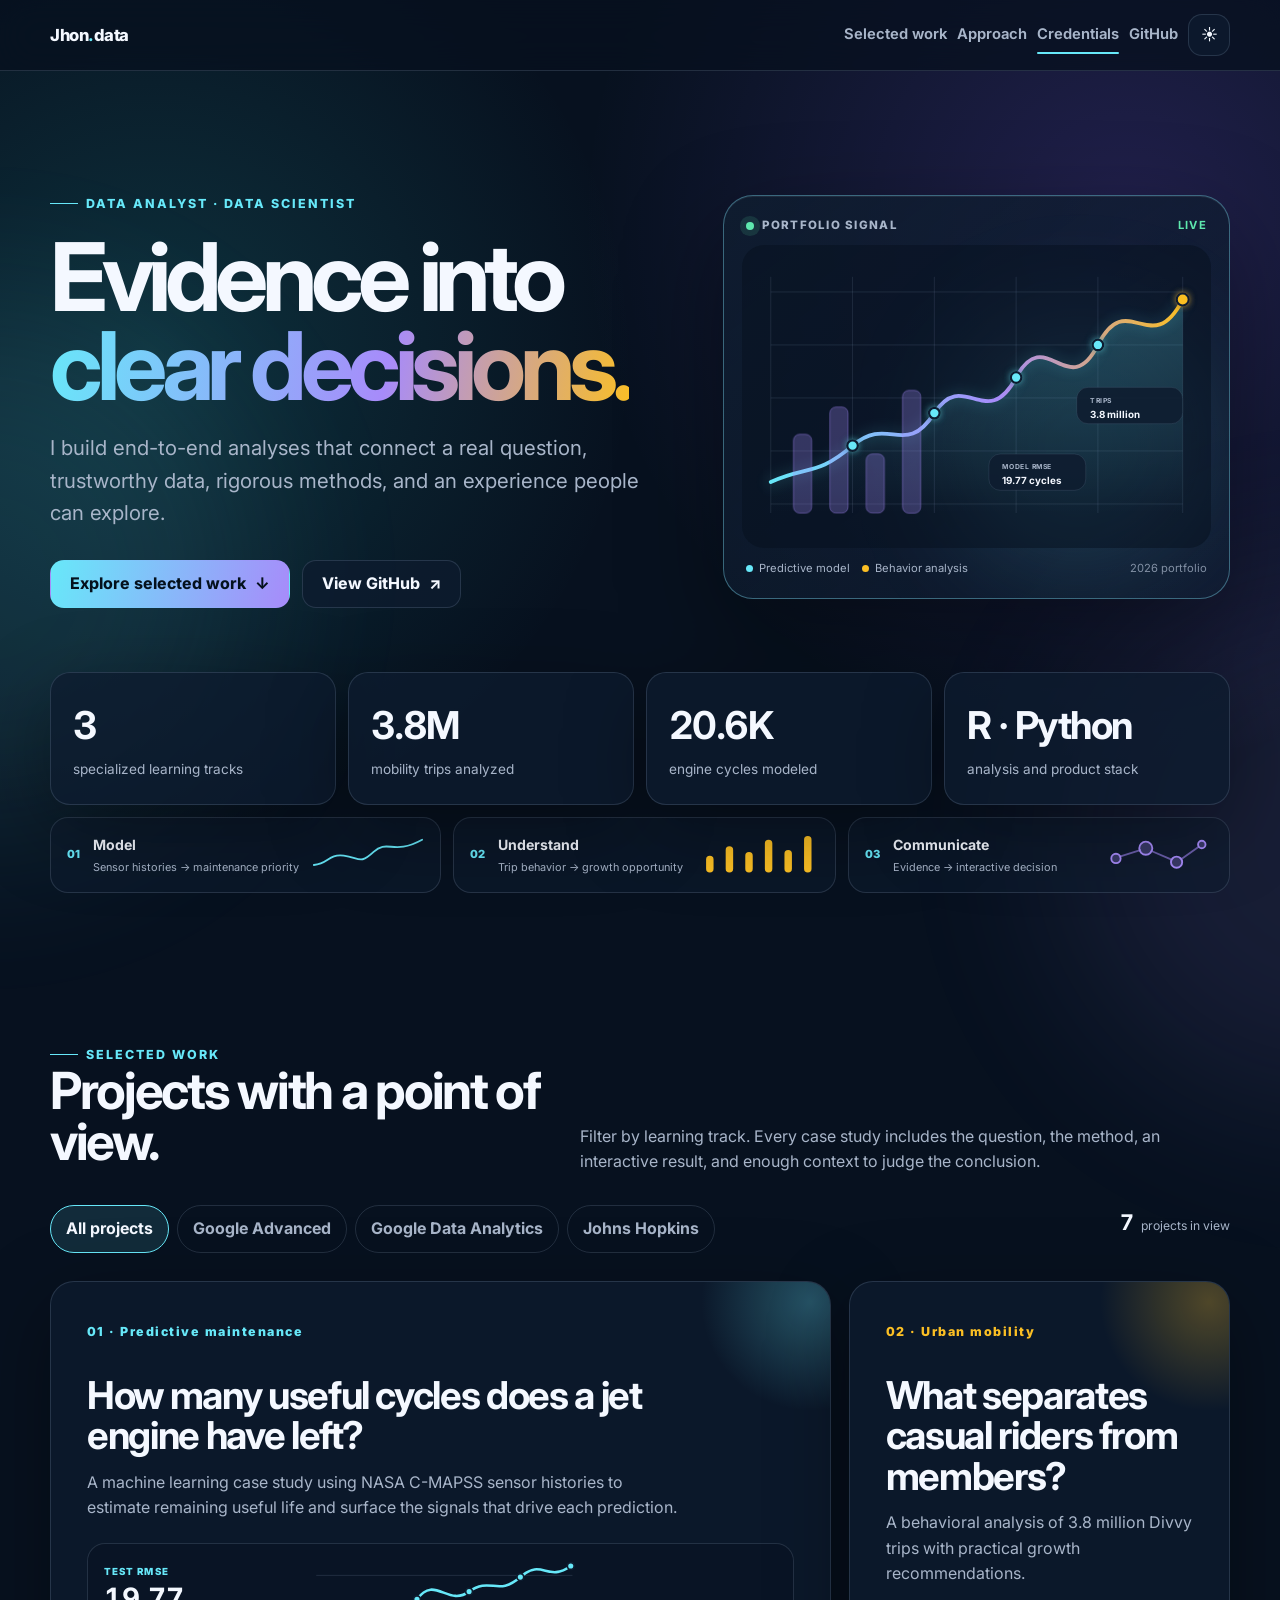
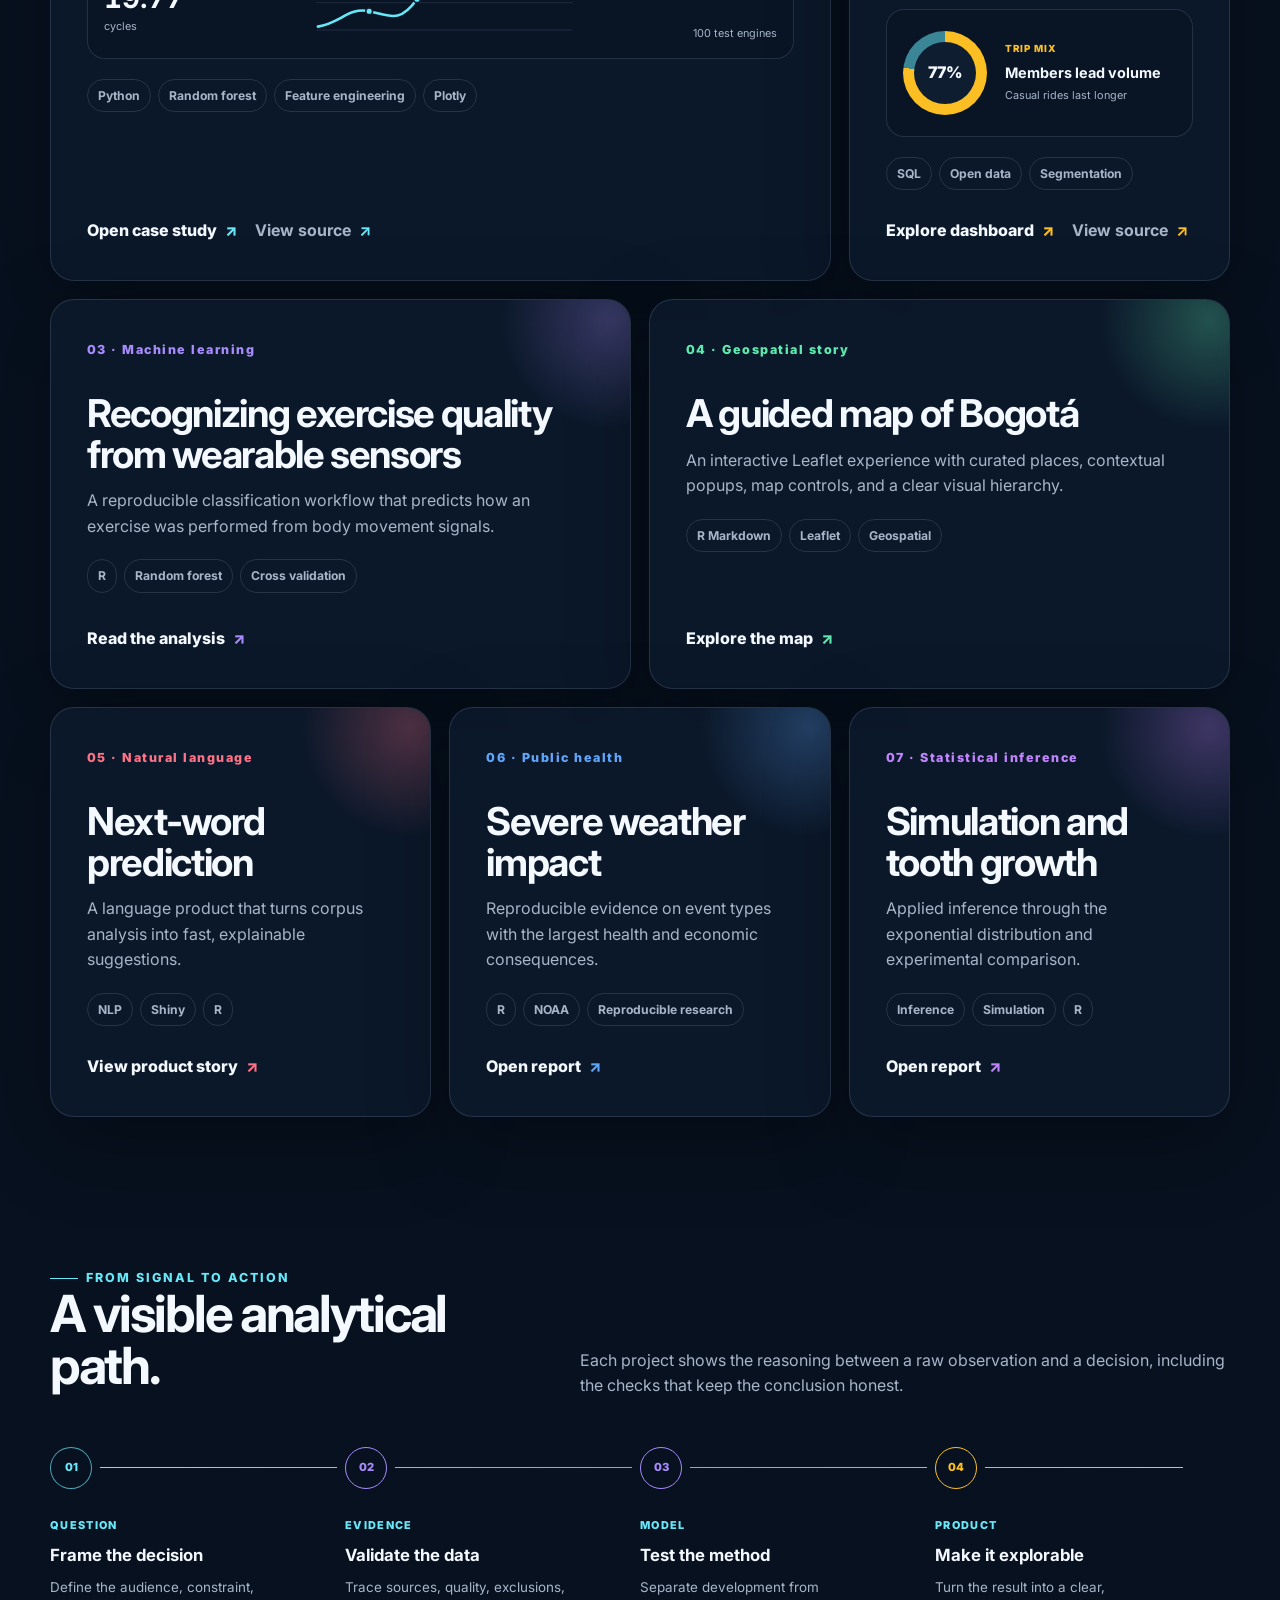
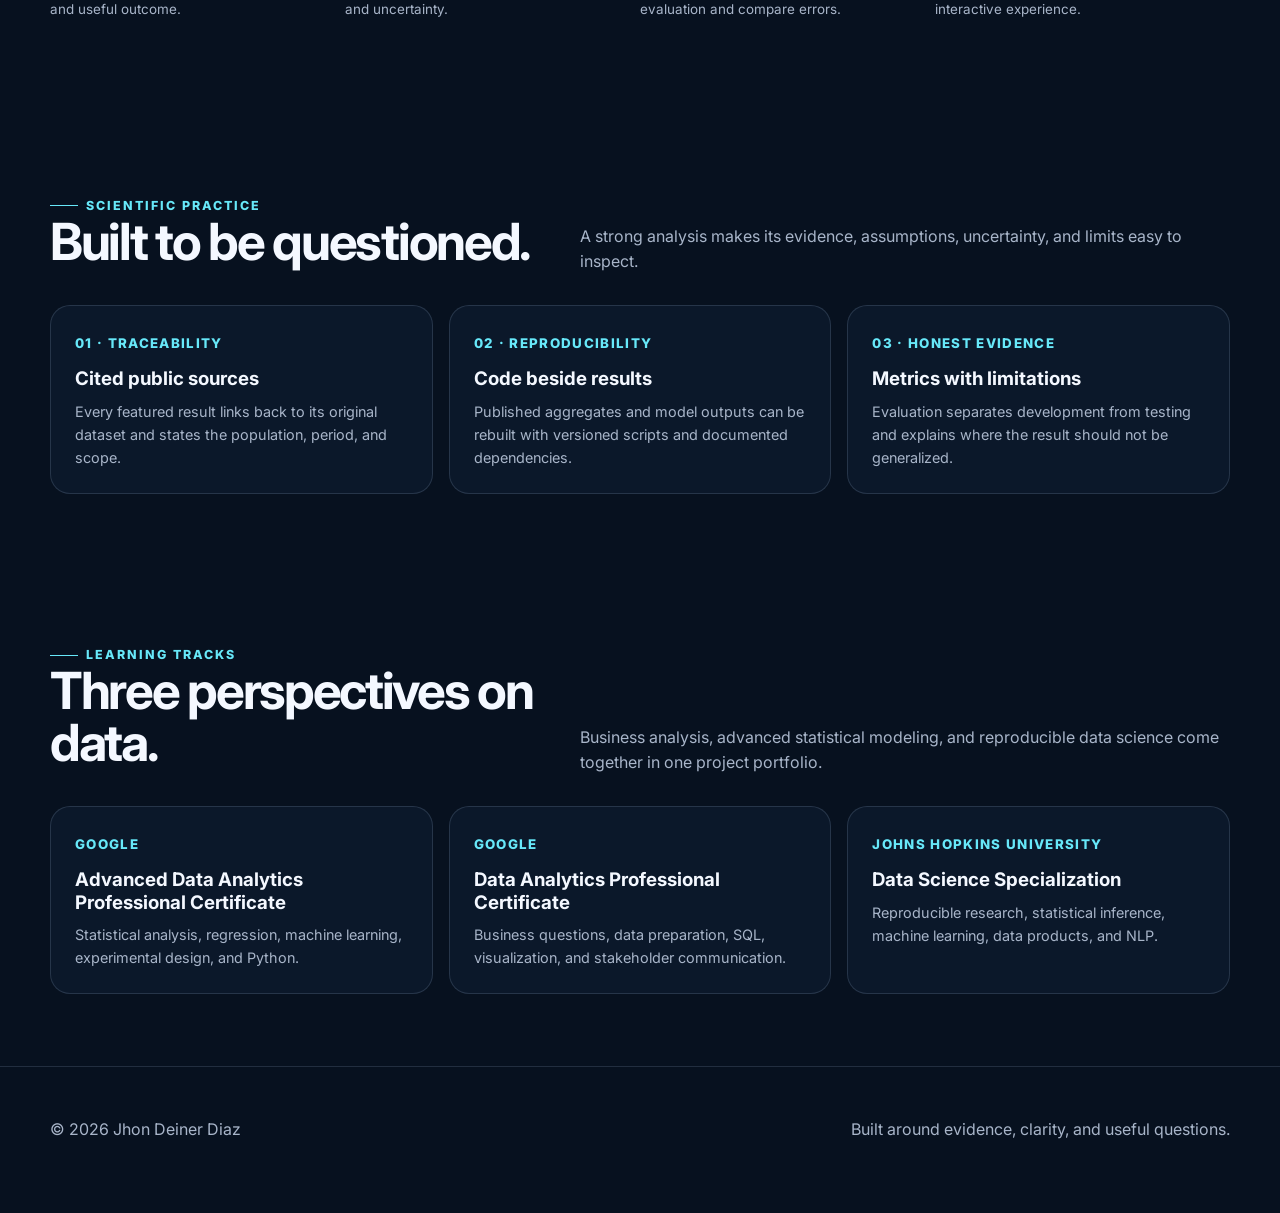
<file: index.html>
<!doctype html>
<html lang="en" data-theme="dark">
<head>
  <meta charset="utf-8">
  <meta name="viewport" content="width=device-width, initial-scale=1">
  <title>Jhon Deiner Diaz | Data Portfolio</title>
  <meta name="description" content="Interactive data analytics and data science portfolio featuring predictive modeling, behavioral analysis, geospatial storytelling, and reproducible research.">
  <meta property="og:title" content="Jhon Deiner Diaz | Data Portfolio">
  <meta property="og:description" content="From raw data to decisions: interactive case studies across Google and Johns Hopkins programs.">
  <meta property="og:type" content="website">
  <meta property="og:url" content="https://jhon1217.github.io/jhu-data-science-projects/">
  <meta property="og:image" content="https://jhon1217.github.io/jhu-data-science-projects/assets/social-preview.png">
  <meta name="twitter:card" content="summary_large_image">
  <meta name="theme-color" content="#07111f">
  <link rel="icon" href="assets/favicon.svg" type="image/svg+xml">
  <link rel="preconnect" href="https://fonts.googleapis.com">
  <link rel="preconnect" href="https://fonts.gstatic.com" crossorigin>
  <link href="https://fonts.googleapis.com/css2?family=Inter:wght@400;600;700;800&display=swap" rel="stylesheet">
  <link rel="stylesheet" href="assets/styles.css">
  <script type="application/ld+json">{"@context":"https://schema.org","@type":"Person","name":"Jhon Deiner Diaz","url":"https://jhon1217.github.io/jhu-data-science-projects/","sameAs":["https://github.com/jhon1217"],"jobTitle":"Data Analyst and Data Scientist","knowsAbout":["Data analytics","Machine learning","Python","R","SQL","Statistical inference"]}</script>
</head>
<body>
  <div class="scroll-progress" aria-hidden="true"><span data-scroll-progress></span></div>
  <div class="ambient-orb orb-one" aria-hidden="true"></div>
  <div class="ambient-orb orb-two" aria-hidden="true"></div>
  <nav class="nav">
    <div class="shell nav-inner">
      <a class="brand" href="#top">Jhon<span>.</span>data</a>
      <div class="nav-actions">
        <a class="nav-link" href="#work">Selected work</a>
        <a class="nav-link" href="#practice">Approach</a>
        <a class="nav-link" href="#credentials">Credentials</a>
        <a class="nav-link" href="https://github.com/jhon1217">GitHub</a>
        <button class="icon-btn" type="button" data-theme-toggle aria-label="Use light theme">☀</button>
      </div>
    </div>
  </nav>

  <main id="top">
    <section class="hero">
      <div class="shell">
        <div class="hero-layout">
          <div class="hero-content">
            <span class="eyebrow">Data analyst · Data scientist</span>
            <h1>Evidence into<br><span class="gradient">clear decisions.</span></h1>
            <p class="hero-copy">I build end-to-end analyses that connect a real question, trustworthy data, rigorous methods, and an experience people can explore.</p>
            <div class="hero-actions">
              <a class="button primary" href="#work">Explore selected work <span aria-hidden="true">↓</span></a>
              <a class="button" href="https://github.com/jhon1217">View GitHub <span aria-hidden="true">↗</span></a>
            </div>
          </div>

          <aside class="hero-visual" data-motion-card aria-label="Animated overview of portfolio data signals">
            <div class="visual-topline"><span><i></i> Portfolio signal</span><strong>LIVE</strong></div>
            <svg class="signal-canvas" viewBox="0 0 620 400" role="img" aria-label="Animated sensor trend and mobility volume visualization">
              <defs>
                <linearGradient id="signalGradient" x1="0" x2="1">
                  <stop offset="0" stop-color="#67e8f9"/>
                  <stop offset=".55" stop-color="#a78bfa"/>
                  <stop offset="1" stop-color="#fbbf24"/>
                </linearGradient>
                <linearGradient id="areaGradient" x1="0" y1="0" x2="0" y2="1">
                  <stop offset="0" stop-color="#67e8f9" stop-opacity=".28"/>
                  <stop offset="1" stop-color="#67e8f9" stop-opacity="0"/>
                </linearGradient>
                <filter id="signalGlow"><feGaussianBlur stdDeviation="5" result="blur"/><feMerge><feMergeNode in="blur"/><feMergeNode in="SourceGraphic"/></feMerge></filter>
              </defs>
              <g class="data-grid" aria-hidden="true">
                <path d="M38 62H582M38 132H582M38 202H582M38 272H582M38 342H582"/>
                <path d="M38 42V354M146 42V354M254 42V354M362 42V354M470 42V354M582 42V354"/>
              </g>
              <path class="signal-area" d="M38 313 C86 291 98 306 146 265 S215 282 254 222 S323 248 362 175 S431 209 470 132 S540 153 582 72 L582 354 L38 354 Z"/>
              <path class="signal-line signal-shadow" d="M38 313 C86 291 98 306 146 265 S215 282 254 222 S323 248 362 175 S431 209 470 132 S540 153 582 72"/>
              <path class="signal-line" d="M38 313 C86 291 98 306 146 265 S215 282 254 222 S323 248 362 175 S431 209 470 132 S540 153 582 72"/>
              <g class="signal-bars" aria-hidden="true">
                <rect x="68" y="250" width="24" height="104" rx="8"/>
                <rect x="116" y="214" width="24" height="140" rx="8"/>
                <rect x="164" y="276" width="24" height="78" rx="8"/>
                <rect x="212" y="192" width="24" height="162" rx="8"/>
              </g>
              <g class="signal-points" filter="url(#signalGlow)">
                <circle cx="146" cy="265" r="7"/><circle cx="254" cy="222" r="7"/><circle cx="362" cy="175" r="7"/><circle cx="470" cy="132" r="7"/><circle cx="582" cy="72" r="8"/>
              </g>
              <g class="metric-pill metric-pill-a"><rect x="326" y="276" width="128" height="48" rx="15"/><text x="344" y="296">MODEL RMSE</text><text x="344" y="316">19.77 cycles</text></g>
              <g class="metric-pill metric-pill-b"><rect x="442" y="188" width="140" height="48" rx="15"/><text x="460" y="208">TRIPS</text><text x="460" y="228">3.8 million</text></g>
            </svg>
            <div class="visual-legend"><span><i class="cyan"></i>Predictive model</span><span><i class="gold"></i>Behavior analysis</span><span class="visual-time">2026 portfolio</span></div>
          </aside>
        </div>
        <div class="hero-stats reveal" aria-label="Portfolio highlights">
          <div class="stat"><strong data-count="3">3</strong><span>specialized learning tracks</span></div>
          <div class="stat"><strong data-count="3.8" data-decimals="1" data-suffix="M">3.8M</strong><span>mobility trips analyzed</span></div>
          <div class="stat"><strong data-count="20.6" data-decimals="1" data-suffix="K">20.6K</strong><span>engine cycles modeled</span></div>
          <div class="stat"><strong>R · Python</strong><span>analysis and product stack</span></div>
        </div>

        <div class="signal-strip reveal" aria-label="Portfolio capabilities">
          <div class="signal-story"><span>01</span><div><strong>Model</strong><small>Sensor histories → maintenance priority</small></div><svg viewBox="0 0 120 38" aria-hidden="true"><path d="M2 30C18 29 17 18 34 20S51 30 66 16 87 20 118 3"/></svg></div>
          <div class="signal-story"><span>02</span><div><strong>Understand</strong><small>Trip behavior → growth opportunity</small></div><svg viewBox="0 0 120 38" aria-hidden="true"><path d="M3 34V24M24 34V14M45 34V20M66 34V7M87 34V18M108 34V3"/></svg></div>
          <div class="signal-story"><span>03</span><div><strong>Communicate</strong><small>Evidence → interactive decision</small></div><svg viewBox="0 0 120 38" aria-hidden="true"><circle cx="16" cy="23" r="5"/><circle cx="48" cy="12" r="7"/><circle cx="81" cy="27" r="6"/><circle cx="108" cy="8" r="4"/><path d="M20 21L42 14M54 15L75 24M87 23L104 11"/></svg></div>
        </div>
      </div>
    </section>

    <section class="section" id="work">
      <div class="shell">
        <div class="section-heading reveal">
          <div><span class="eyebrow">Selected work</span><h2>Projects with a point of view.</h2></div>
          <p>Filter by learning track. Every case study includes the question, the method, an interactive result, and enough context to judge the conclusion.</p>
        </div>
        <div class="filter-row">
        <div class="filters" role="group" aria-label="Filter projects">
          <button class="filter active" type="button" data-filter="all">All projects</button>
          <button class="filter" type="button" data-filter="advanced">Google Advanced</button>
          <button class="filter" type="button" data-filter="google">Google Data Analytics</button>
          <button class="filter" type="button" data-filter="jhu">Johns Hopkins</button>
        </div>
        <div class="project-count" aria-live="polite"><strong data-project-count>7</strong><span>projects in view</span></div>
        </div>

        <div class="project-grid">
          <article class="project-card featured reveal" data-track="advanced" data-tilt style="--card-accent:#67e8f9">
            <div><span class="project-number">01 · Predictive maintenance</span><h3>How many useful cycles does a jet engine have left?</h3><p>A machine learning case study using NASA C-MAPSS sensor histories to estimate remaining useful life and surface the signals that drive each prediction.</p><div class="project-data-preview engine-preview" aria-label="Model result preview"><div class="preview-metric"><small>TEST RMSE</small><strong>19.77</strong><span>cycles</span></div><svg viewBox="0 0 300 96" aria-hidden="true"><path class="preview-grid" d="M0 82H300M0 50H300M0 18H300"/><path class="preview-line" d="M2 78C28 74 38 55 62 60S97 75 118 46 154 55 179 37 213 43 239 20 270 27 298 7"/><g class="preview-dots"><circle cx="62" cy="60" r="4"/><circle cx="118" cy="46" r="4"/><circle cx="179" cy="37" r="4"/><circle cx="239" cy="20" r="4"/><circle cx="298" cy="7" r="4"/></g></svg><span class="preview-note">100 test engines</span></div><div class="tags"><span class="tag">Python</span><span class="tag">Random forest</span><span class="tag">Feature engineering</span><span class="tag">Plotly</span></div></div>
            <div class="card-actions"><a class="card-link" href="projects/google-advanced/cmapss/">Open case study</a><a class="card-link secondary" href="https://github.com/jhon1217/predictive-maintenance-cmapss">View source</a></div>
          </article>

          <article class="project-card compact reveal" data-track="google" data-tilt style="--card-accent:#fbbf24">
            <div><span class="project-number">02 · Urban mobility</span><h3>What separates casual riders from members?</h3><p>A behavioral analysis of 3.8 million Divvy trips with practical growth recommendations.</p><div class="project-data-preview rider-preview" aria-label="Rider segment preview"><div class="donut" aria-hidden="true"><span>77%</span></div><div class="preview-copy"><small>TRIP MIX</small><strong>Members lead volume</strong><span>Casual rides last longer</span></div></div><div class="tags"><span class="tag">SQL</span><span class="tag">Open data</span><span class="tag">Segmentation</span></div></div>
            <div class="card-actions"><a class="card-link" href="projects/google-data-analytics/divvy/">Explore dashboard</a><a class="card-link secondary" href="https://github.com/jhon1217/divvy-rider-analysis">View source</a></div>
          </article>

          <article class="project-card reveal" data-track="jhu" data-tilt style="--card-accent:#a78bfa">
            <div><span class="project-number">03 · Machine learning</span><h3>Recognizing exercise quality from wearable sensors</h3><p>A reproducible classification workflow that predicts how an exercise was performed from body movement signals.</p><div class="tags"><span class="tag">R</span><span class="tag">Random forest</span><span class="tag">Cross validation</span></div></div>
            <a class="card-link" href="practical-machine-learning.html">Read the analysis</a>
          </article>

          <article class="project-card reveal" data-track="jhu" data-tilt style="--card-accent:#5ee8ae">
            <div><span class="project-number">04 · Geospatial story</span><h3>A guided map of Bogotá</h3><p>An interactive Leaflet experience with curated places, contextual popups, map controls, and a clear visual hierarchy.</p><div class="tags"><span class="tag">R Markdown</span><span class="tag">Leaflet</span><span class="tag">Geospatial</span></div></div>
            <a class="card-link" href="data-products-leaflet.html">Explore the map</a>
          </article>

          <article class="project-card compact reveal" data-track="jhu" data-tilt style="--card-accent:#fb7185">
            <div><span class="project-number">05 · Natural language</span><h3>Next-word prediction</h3><p>A language product that turns corpus analysis into fast, explainable suggestions.</p><div class="tags"><span class="tag">NLP</span><span class="tag">Shiny</span><span class="tag">R</span></div></div>
            <a class="card-link" href="capstone-pitch.html">View product story</a>
          </article>

          <article class="project-card compact reveal" data-track="jhu" data-tilt style="--card-accent:#60a5fa">
            <div><span class="project-number">06 · Public health</span><h3>Severe weather impact</h3><p>Reproducible evidence on event types with the largest health and economic consequences.</p><div class="tags"><span class="tag">R</span><span class="tag">NOAA</span><span class="tag">Reproducible research</span></div></div>
            <a class="card-link" href="noaa-storm-analysis.pdf">Open report</a>
          </article>

          <article class="project-card compact reveal" data-track="jhu" data-tilt style="--card-accent:#c084fc">
            <div><span class="project-number">07 · Statistical inference</span><h3>Simulation and tooth growth</h3><p>Applied inference through the exponential distribution and experimental comparison.</p><div class="tags"><span class="tag">Inference</span><span class="tag">Simulation</span><span class="tag">R</span></div></div>
            <a class="card-link" href="statistical-inference-project.pdf">Open report</a>
          </article>
        </div>
      </div>
    </section>

    <section class="section decision-flow" aria-labelledby="flow-title">
      <div class="shell">
        <div class="section-heading reveal"><div><span class="eyebrow">From signal to action</span><h2 id="flow-title">A visible analytical path.</h2></div><p>Each project shows the reasoning between a raw observation and a decision, including the checks that keep the conclusion honest.</p></div>
        <div class="flow-rail reveal">
          <article><span>01</span><i></i><small>Question</small><h3>Frame the decision</h3><p>Define the audience, constraint, and useful outcome.</p></article>
          <article><span>02</span><i></i><small>Evidence</small><h3>Validate the data</h3><p>Trace sources, quality, exclusions, and uncertainty.</p></article>
          <article><span>03</span><i></i><small>Model</small><h3>Test the method</h3><p>Separate development from evaluation and compare errors.</p></article>
          <article><span>04</span><i></i><small>Product</small><h3>Make it explorable</h3><p>Turn the result into a clear, interactive experience.</p></article>
        </div>
      </div>
    </section>

    <section class="section" id="practice">
      <div class="shell">
        <div class="section-heading reveal"><div><span class="eyebrow">Scientific practice</span><h2>Built to be questioned.</h2></div><p>A strong analysis makes its evidence, assumptions, uncertainty, and limits easy to inspect.</p></div>
        <div class="credential-grid">
          <article class="credential reveal"><small>01 · Traceability</small><h3>Cited public sources</h3><p>Every featured result links back to its original dataset and states the population, period, and scope.</p></article>
          <article class="credential reveal"><small>02 · Reproducibility</small><h3>Code beside results</h3><p>Published aggregates and model outputs can be rebuilt with versioned scripts and documented dependencies.</p></article>
          <article class="credential reveal"><small>03 · Honest evidence</small><h3>Metrics with limitations</h3><p>Evaluation separates development from testing and explains where the result should not be generalized.</p></article>
        </div>
      </div>
    </section>

    <section class="section" id="credentials">
      <div class="shell">
        <div class="section-heading reveal"><div><span class="eyebrow">Learning tracks</span><h2>Three perspectives on data.</h2></div><p>Business analysis, advanced statistical modeling, and reproducible data science come together in one project portfolio.</p></div>
        <div class="credential-grid">
          <article class="credential reveal"><small>Google</small><h3>Advanced Data Analytics Professional Certificate</h3><p>Statistical analysis, regression, machine learning, experimental design, and Python.</p></article>
          <article class="credential reveal"><small>Google</small><h3>Data Analytics Professional Certificate</h3><p>Business questions, data preparation, SQL, visualization, and stakeholder communication.</p></article>
          <article class="credential reveal"><small>Johns Hopkins University</small><h3>Data Science Specialization</h3><p>Reproducible research, statistical inference, machine learning, data products, and NLP.</p></article>
        </div>
      </div>
    </section>
  </main>

  <footer><div class="shell footer-inner"><span>© 2026 Jhon Deiner Diaz</span><span>Built around evidence, clarity, and useful questions.</span></div></footer>
  <script src="assets/app.js"></script>
</body>
</html>
</file>
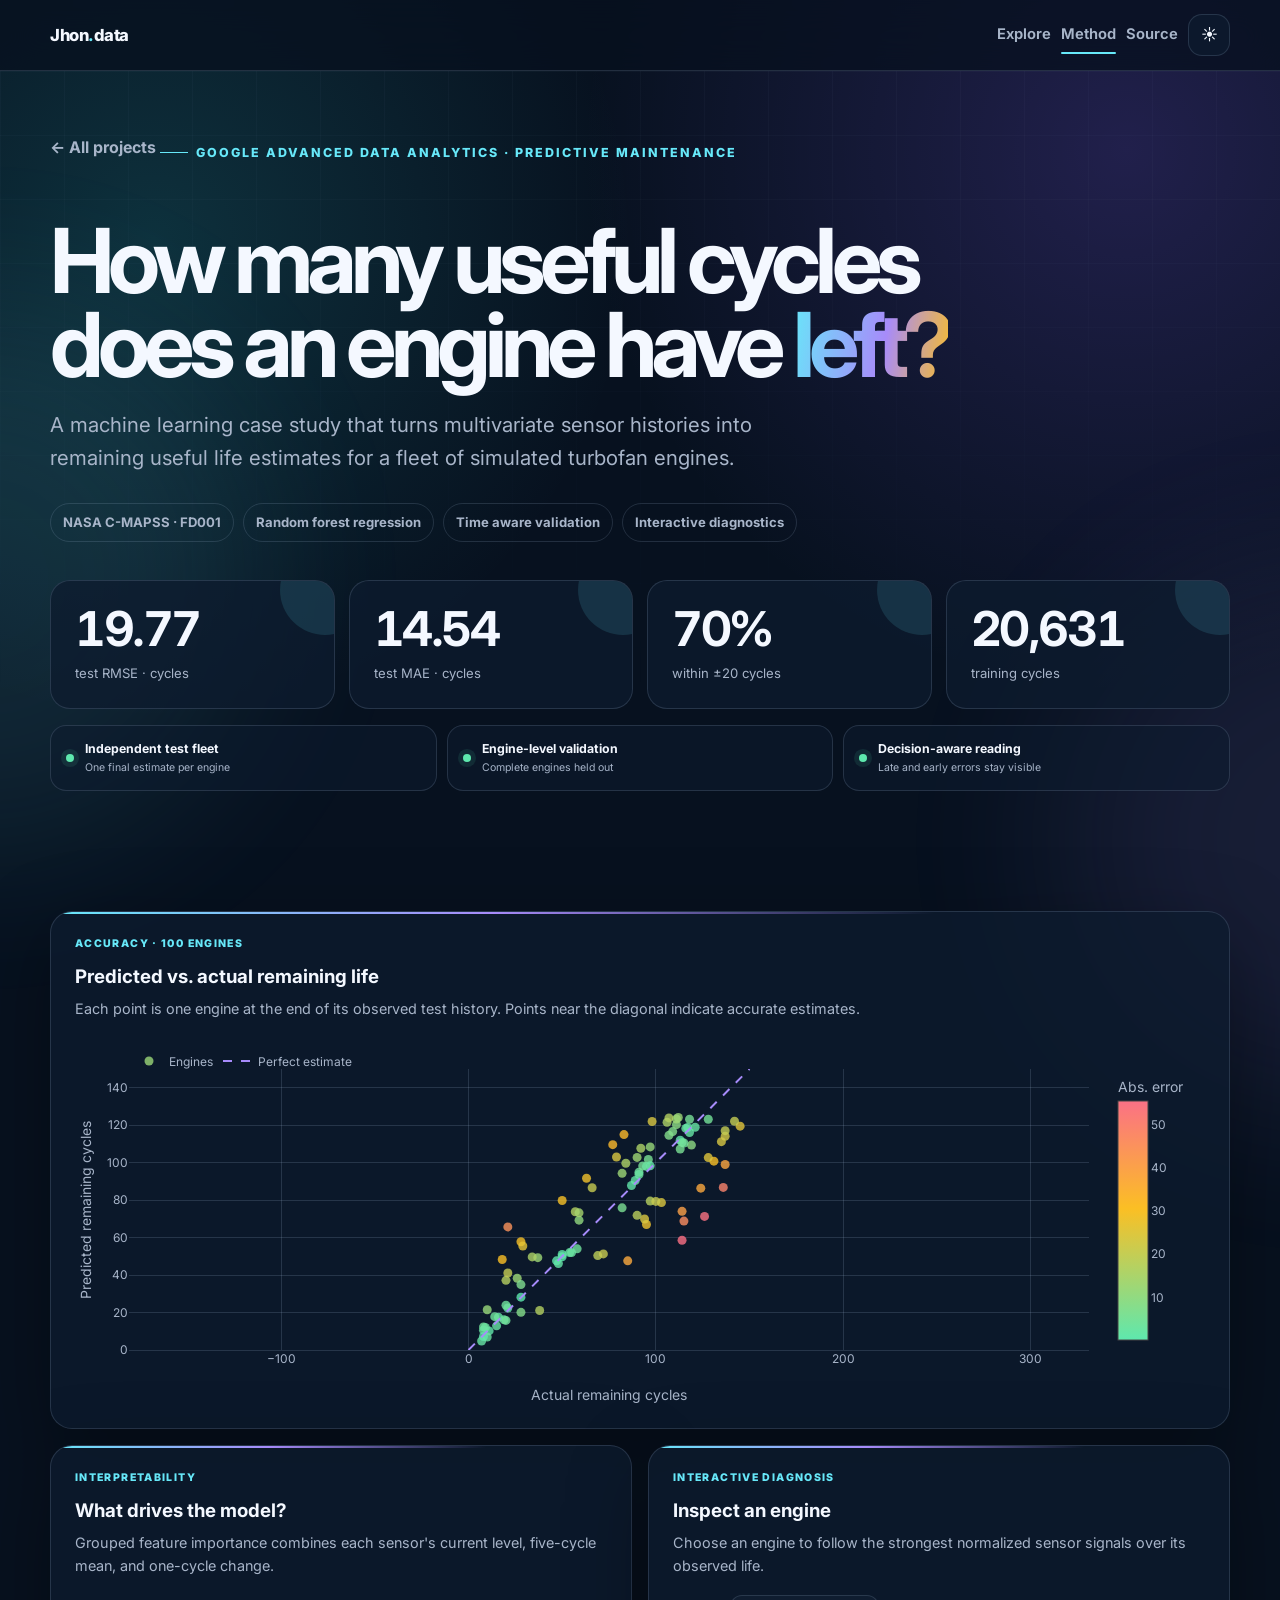
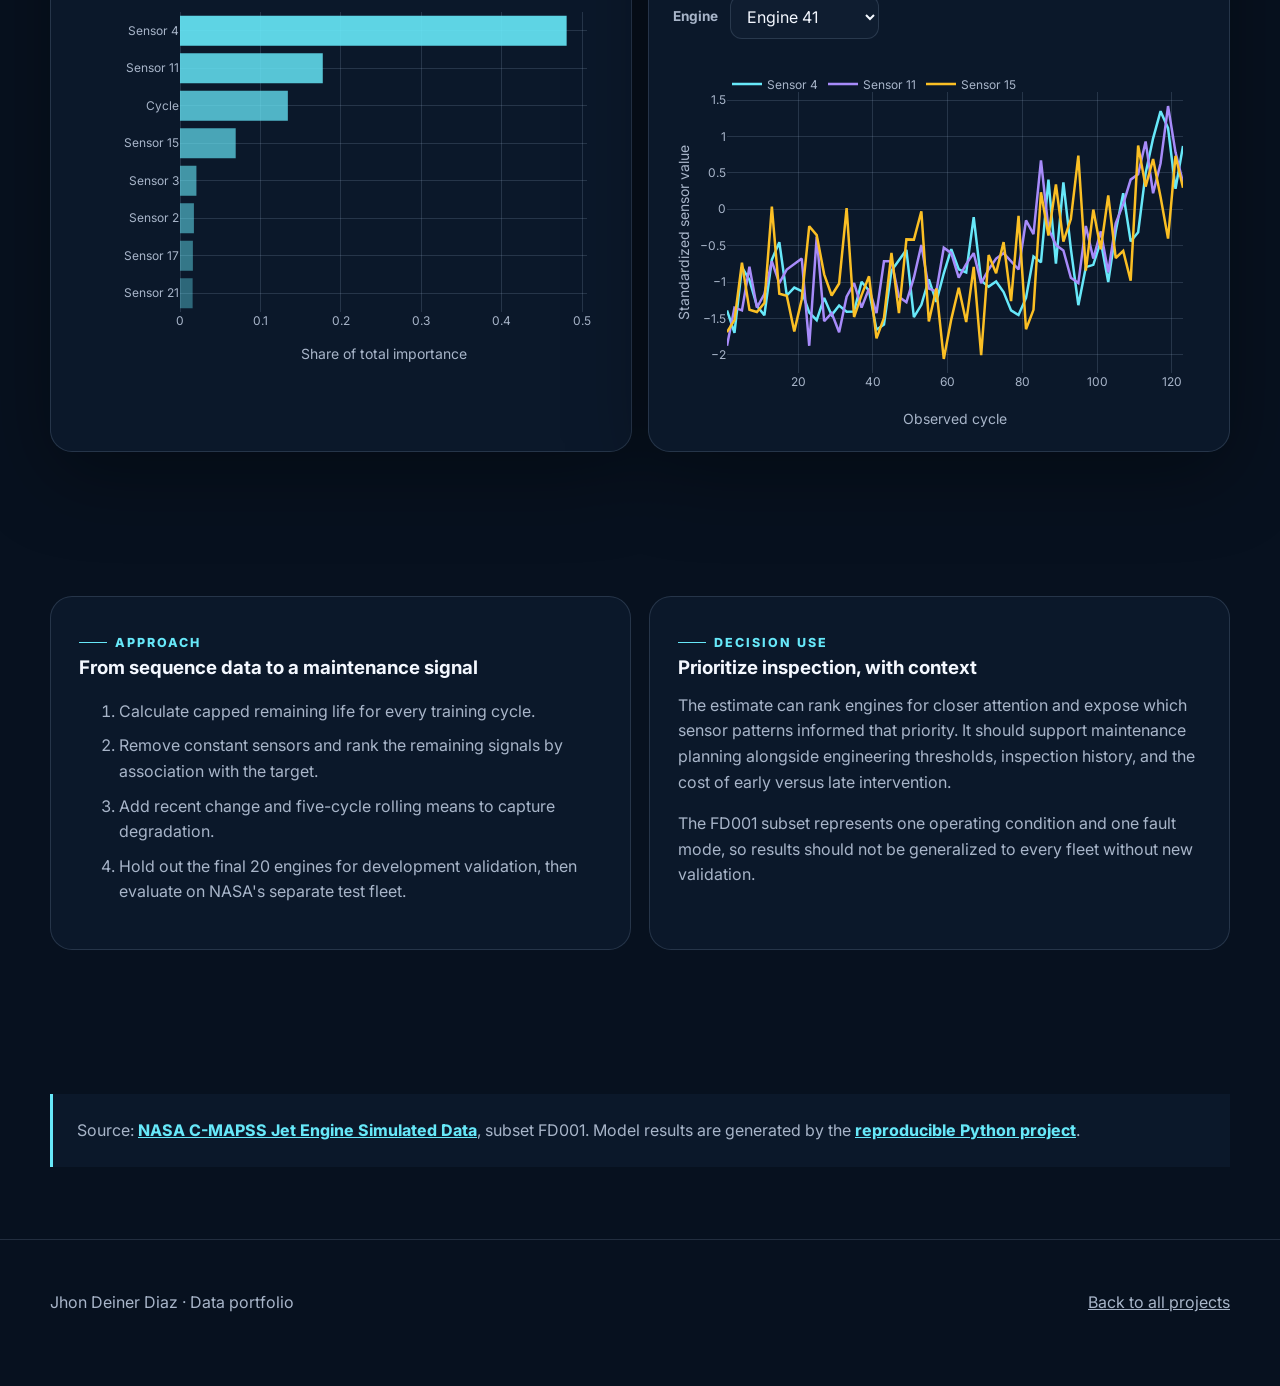
<file: projects/google-advanced/cmapss/index.html>
<!doctype html>
<html lang="en" data-theme="dark">
<head>
  <meta charset="utf-8">
  <meta name="viewport" content="width=device-width, initial-scale=1">
  <title>Jet Engine Remaining Useful Life | Jhon Deiner Diaz</title>
  <meta name="description" content="Interactive predictive maintenance case study using NASA C-MAPSS engine sensor data.">
  <meta property="og:title" content="Predictive Maintenance: Jet Engine Remaining Useful Life">
  <meta property="og:description" content="Explore a machine learning model trained on 20,631 NASA engine cycles.">
  <meta property="og:type" content="article">
  <meta property="og:image" content="https://raw.githubusercontent.com/jhon1217/predictive-maintenance-cmapss/main/assets/preview.png">
  <meta name="twitter:card" content="summary_large_image">
  <meta name="theme-color" content="#07111f">
  <link rel="icon" href="../../../assets/favicon.svg" type="image/svg+xml">
  <link rel="preconnect" href="https://fonts.googleapis.com">
  <link rel="preconnect" href="https://fonts.gstatic.com" crossorigin>
  <link href="https://fonts.googleapis.com/css2?family=Inter:wght@400;600;700;800&display=swap" rel="stylesheet">
  <link rel="stylesheet" href="../../../assets/styles.css">
  <script src="https://cdn.plot.ly/plotly-2.35.2.min.js"></script>
</head>
<body>
  <div class="scroll-progress" aria-hidden="true"><span data-scroll-progress></span></div>
  <div class="ambient-orb orb-one" aria-hidden="true"></div>
  <div class="ambient-orb orb-two" aria-hidden="true"></div>
  <nav class="nav"><div class="shell nav-inner"><a class="brand" href="../../../">Jhon<span>.</span>data</a><div class="nav-actions"><a class="nav-link" href="#explore">Explore</a><a class="nav-link" href="#method">Method</a><a class="nav-link" href="https://github.com/jhon1217/predictive-maintenance-cmapss">Source</a><button class="icon-btn" type="button" data-theme-toggle aria-label="Use light theme">☀</button></div></div></nav>
  <main>
    <header class="case-hero">
      <div class="shell">
        <a class="back" href="../../../">← All projects</a>
        <span class="eyebrow">Google Advanced Data Analytics · Predictive maintenance</span>
        <h1>How many useful cycles does an engine have <span class="gradient">left?</span></h1>
        <p class="hero-copy">A machine learning case study that turns multivariate sensor histories into remaining useful life estimates for a fleet of simulated turbofan engines.</p>
        <div class="case-meta"><span>NASA C-MAPSS · FD001</span><span>Random forest regression</span><span>Time aware validation</span><span>Interactive diagnostics</span></div>
        <div class="kpi-grid" id="metrics"><div class="loading">Loading model results…</div></div>
        <div class="metric-context reveal" aria-label="Evaluation design">
          <div><i></i><span><strong>Independent test fleet</strong><small>One final estimate per engine</small></span></div>
          <div><i></i><span><strong>Engine-level validation</strong><small>Complete engines held out</small></span></div>
          <div><i></i><span><strong>Decision-aware reading</strong><small>Late and early errors stay visible</small></span></div>
        </div>
      </div>
    </header>

    <section class="section" id="explore">
      <div class="shell panel-grid">
        <article class="panel wide reveal"><span class="panel-kicker">Accuracy · 100 engines</span><h3>Predicted vs. actual remaining life</h3><p>Each point is one engine at the end of its observed test history. Points near the diagonal indicate accurate estimates.</p><div class="chart" id="prediction-chart"></div></article>
        <article class="panel reveal"><span class="panel-kicker">Interpretability</span><h3>What drives the model?</h3><p>Grouped feature importance combines each sensor's current level, five-cycle mean, and one-cycle change.</p><div class="chart" id="importance-chart"></div></article>
        <article class="panel reveal"><span class="panel-kicker">Interactive diagnosis</span><h3>Inspect an engine</h3><p>Choose an engine to follow the strongest normalized sensor signals over its observed life.</p><div class="control-row"><label for="engine-select">Engine</label><select id="engine-select"></select></div><div class="chart" id="trajectory-chart"></div></article>
      </div>
    </section>

    <section class="section" id="method">
      <div class="shell story-grid">
        <article class="story reveal"><span class="eyebrow">Approach</span><h3>From sequence data to a maintenance signal</h3><ol><li>Calculate capped remaining life for every training cycle.</li><li>Remove constant sensors and rank the remaining signals by association with the target.</li><li>Add recent change and five-cycle rolling means to capture degradation.</li><li>Hold out the final 20 engines for development validation, then evaluate on NASA's separate test fleet.</li></ol></article>
        <article class="story reveal"><span class="eyebrow">Decision use</span><h3>Prioritize inspection, with context</h3><p>The estimate can rank engines for closer attention and expose which sensor patterns informed that priority. It should support maintenance planning alongside engineering thresholds, inspection history, and the cost of early versus late intervention.</p><p>The FD001 subset represents one operating condition and one fault mode, so results should not be generalized to every fleet without new validation.</p></article>
      </div>
    </section>

    <section class="section"><div class="shell source-note">Source: <a href="https://data.nasa.gov/dataset/cmapss-jet-engine-simulated-data">NASA C-MAPSS Jet Engine Simulated Data</a>, subset FD001. Model results are generated by the <a href="https://github.com/jhon1217/predictive-maintenance-cmapss">reproducible Python project</a>.</div></section>
  </main>
  <footer><div class="shell footer-inner"><span>Jhon Deiner Diaz · Data portfolio</span><a href="../../../">Back to all projects</a></div></footer>
  <script src="../../../assets/app.js"></script>
  <script src="dashboard.js"></script>
</body>
</html>
</file>
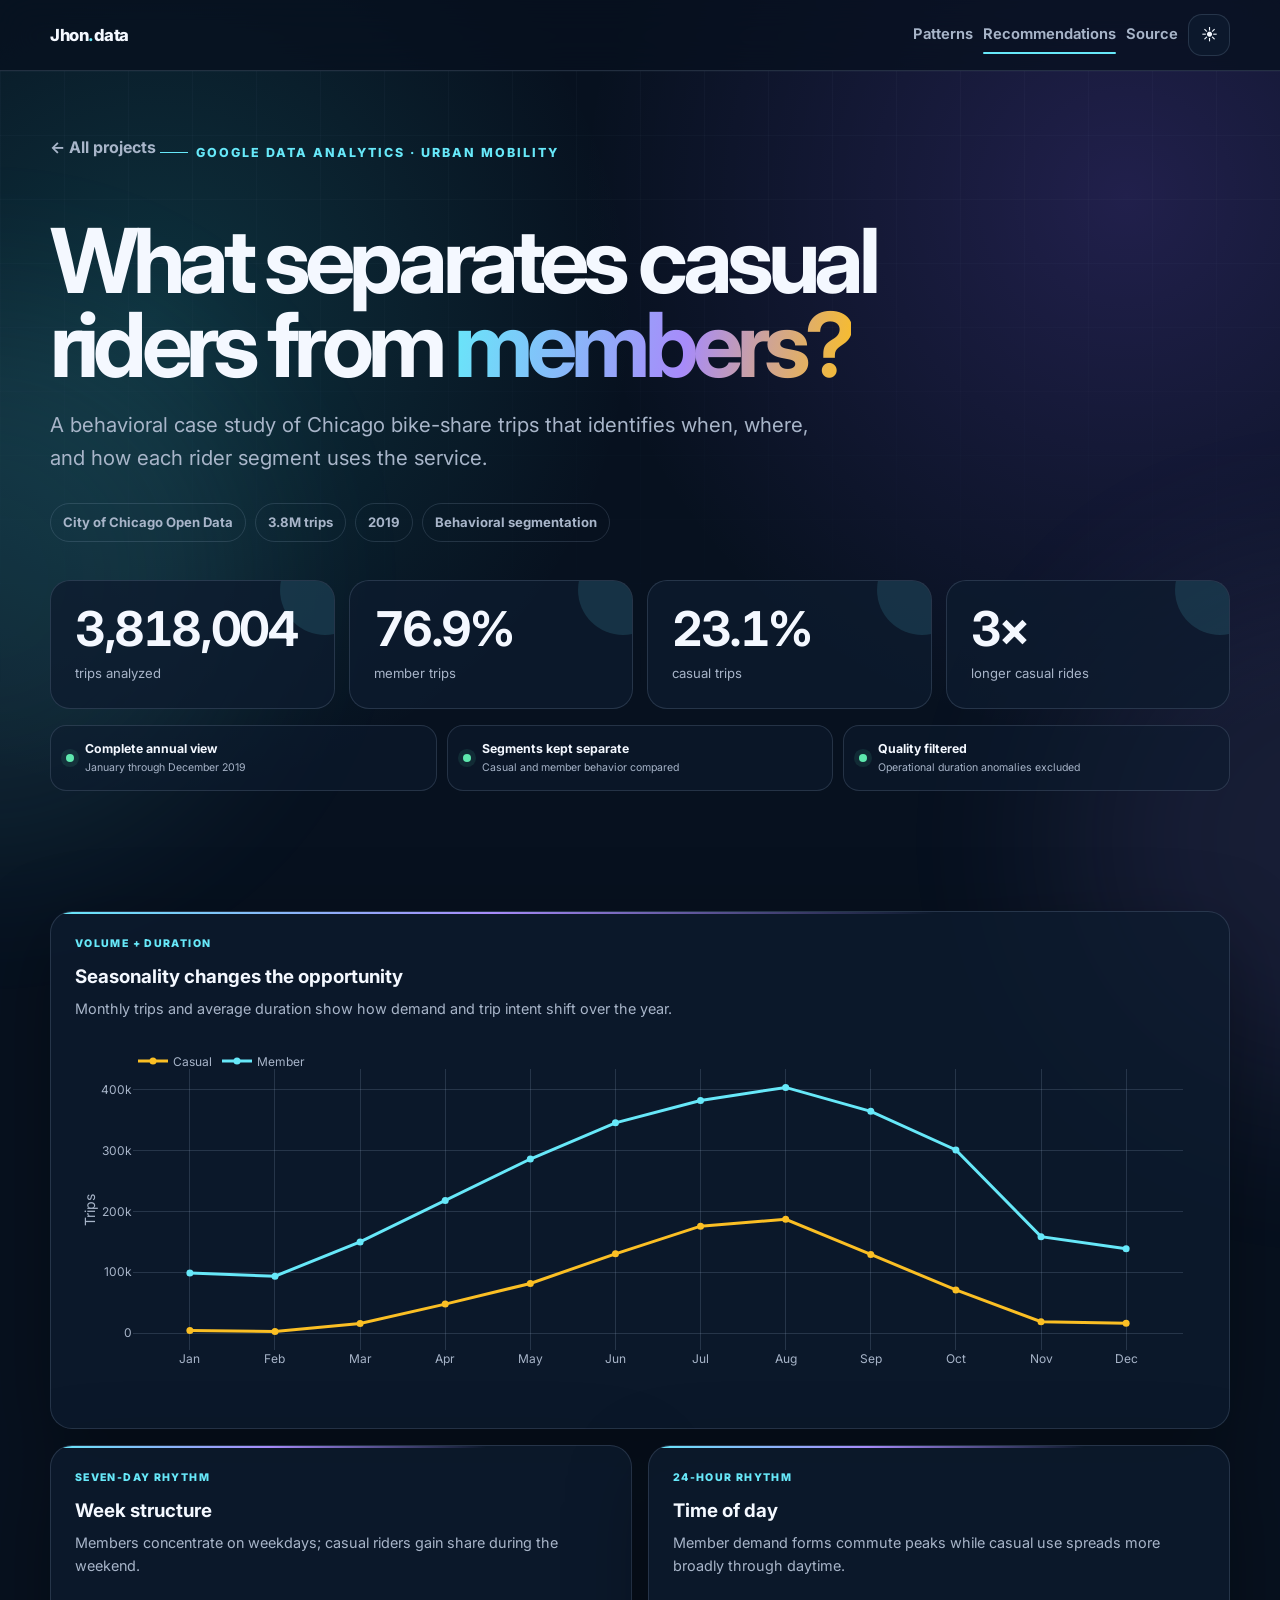
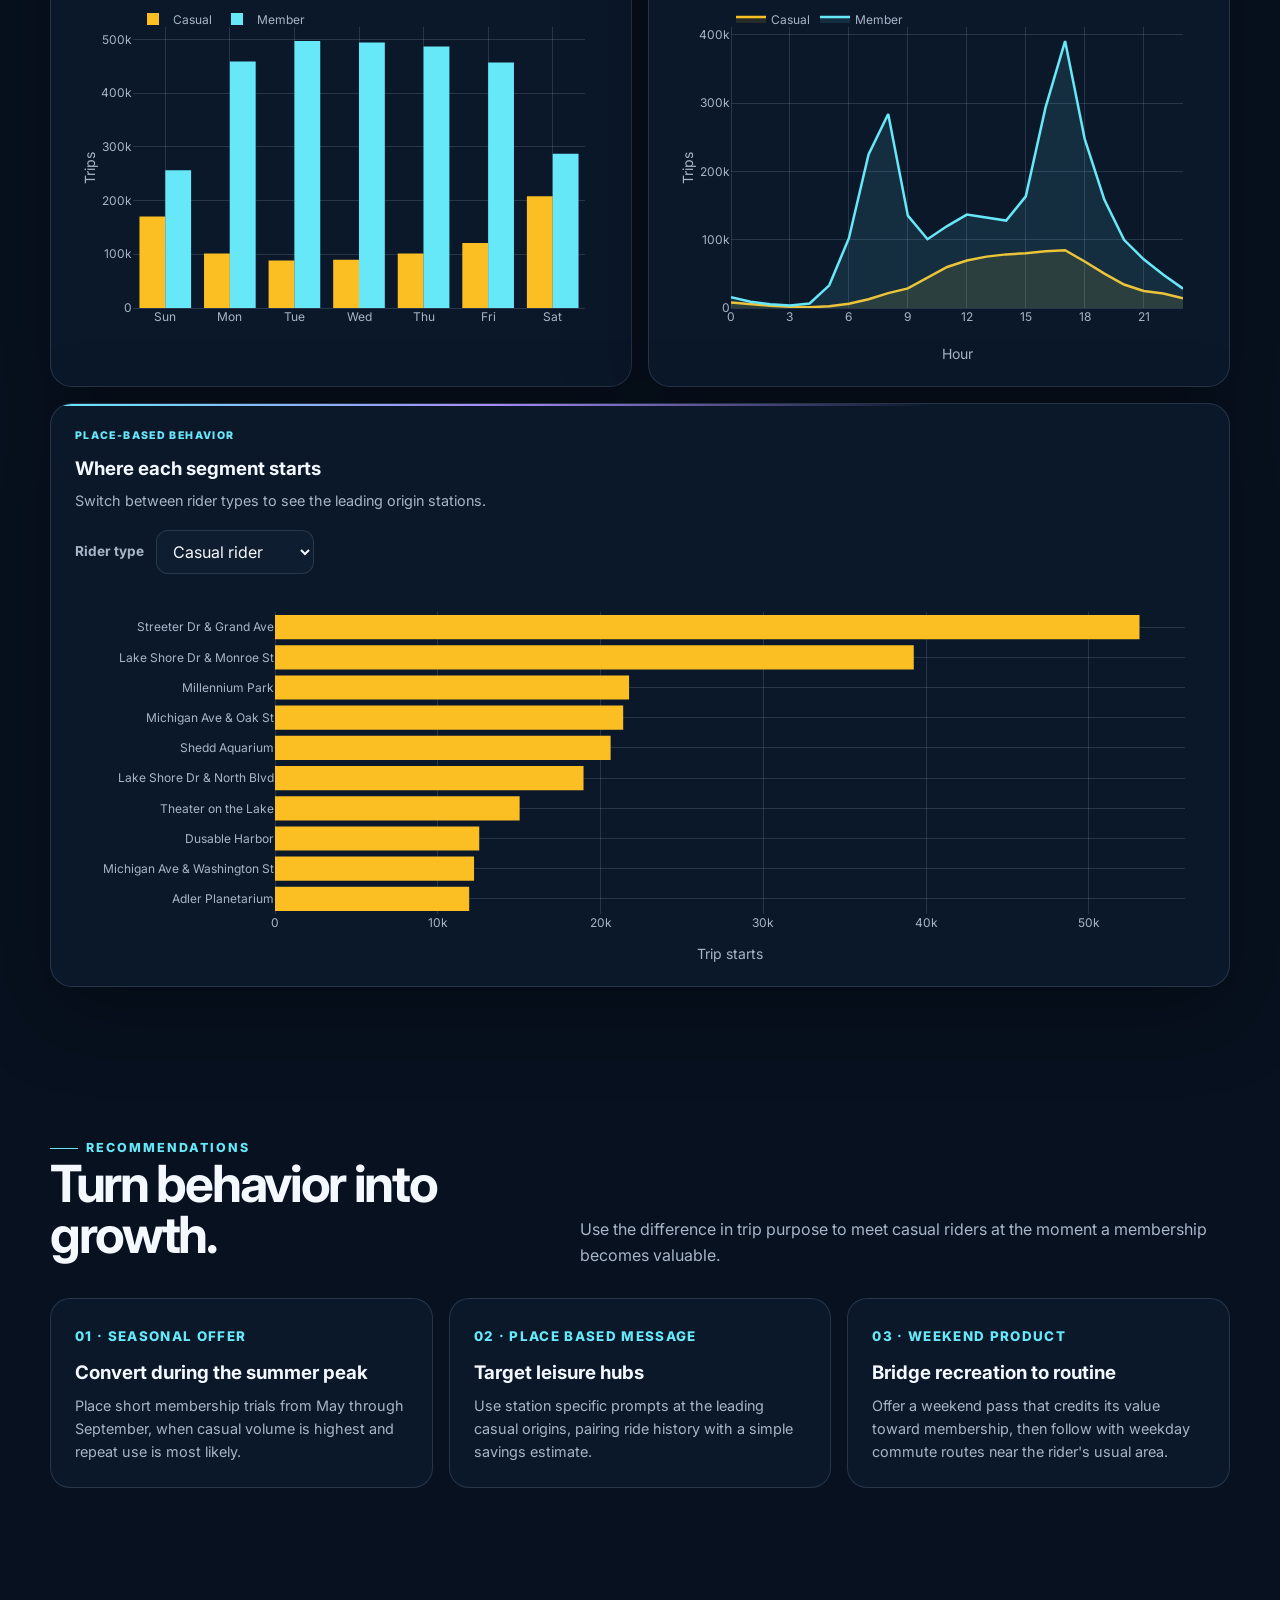
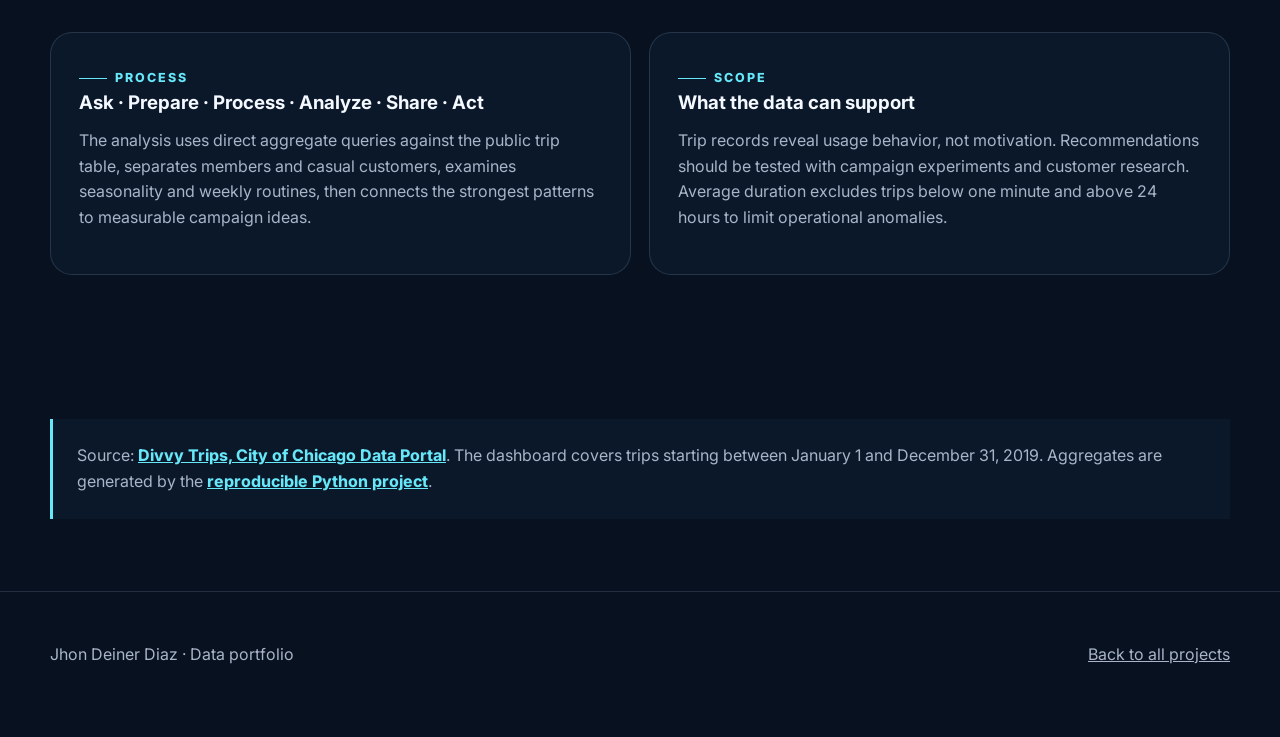
<file: projects/google-data-analytics/divvy/index.html>
<!doctype html>
<html lang="en" data-theme="dark">
<head>
  <meta charset="utf-8">
  <meta name="viewport" content="width=device-width, initial-scale=1">
  <title>Divvy Rider Behavior | Jhon Deiner Diaz</title>
  <meta name="description" content="Interactive case study comparing Divvy member and casual rider behavior across 3.8 million Chicago trips.">
  <meta property="og:title" content="Divvy Rider Behavior: From Trips to Growth Decisions">
  <meta property="og:description" content="An interactive behavioral analysis of 3.8 million public bike-share trips.">
  <meta property="og:type" content="article">
  <meta property="og:image" content="https://raw.githubusercontent.com/jhon1217/divvy-rider-analysis/main/assets/preview.png">
  <meta name="twitter:card" content="summary_large_image">
  <meta name="theme-color" content="#07111f">
  <link rel="icon" href="../../../assets/favicon.svg" type="image/svg+xml">
  <link rel="preconnect" href="https://fonts.googleapis.com">
  <link rel="preconnect" href="https://fonts.gstatic.com" crossorigin>
  <link href="https://fonts.googleapis.com/css2?family=Inter:wght@400;600;700;800&display=swap" rel="stylesheet">
  <link rel="stylesheet" href="../../../assets/styles.css">
  <script src="https://cdn.plot.ly/plotly-2.35.2.min.js"></script>
</head>
<body>
  <div class="scroll-progress" aria-hidden="true"><span data-scroll-progress></span></div>
  <div class="ambient-orb orb-one" aria-hidden="true"></div>
  <div class="ambient-orb orb-two" aria-hidden="true"></div>
  <nav class="nav"><div class="shell nav-inner"><a class="brand" href="../../../">Jhon<span>.</span>data</a><div class="nav-actions"><a class="nav-link" href="#patterns">Patterns</a><a class="nav-link" href="#recommendations">Recommendations</a><a class="nav-link" href="https://github.com/jhon1217/divvy-rider-analysis">Source</a><button class="icon-btn" type="button" data-theme-toggle aria-label="Use light theme">☀</button></div></div></nav>
  <main>
    <header class="case-hero">
      <div class="shell">
        <a class="back" href="../../../">← All projects</a>
        <span class="eyebrow">Google Data Analytics · Urban mobility</span>
        <h1>What separates casual riders from <span class="gradient">members?</span></h1>
        <p class="hero-copy">A behavioral case study of Chicago bike-share trips that identifies when, where, and how each rider segment uses the service.</p>
        <div class="case-meta"><span>City of Chicago Open Data</span><span>3.8M trips</span><span>2019</span><span>Behavioral segmentation</span></div>
        <div class="kpi-grid" id="metrics"><div class="loading">Loading trip results…</div></div>
        <div class="metric-context reveal" aria-label="Analysis scope">
          <div><i></i><span><strong>Complete annual view</strong><small>January through December 2019</small></span></div>
          <div><i></i><span><strong>Segments kept separate</strong><small>Casual and member behavior compared</small></span></div>
          <div><i></i><span><strong>Quality filtered</strong><small>Operational duration anomalies excluded</small></span></div>
        </div>
      </div>
    </header>

    <section class="section" id="patterns">
      <div class="shell panel-grid">
        <article class="panel wide reveal"><span class="panel-kicker">Volume + duration</span><h3>Seasonality changes the opportunity</h3><p>Monthly trips and average duration show how demand and trip intent shift over the year.</p><div class="chart" id="monthly-chart"></div></article>
        <article class="panel reveal"><span class="panel-kicker">Seven-day rhythm</span><h3>Week structure</h3><p>Members concentrate on weekdays; casual riders gain share during the weekend.</p><div class="chart" id="weekday-chart"></div></article>
        <article class="panel reveal"><span class="panel-kicker">24-hour rhythm</span><h3>Time of day</h3><p>Member demand forms commute peaks while casual use spreads more broadly through daytime.</p><div class="chart" id="hourly-chart"></div></article>
        <article class="panel wide reveal"><span class="panel-kicker">Place-based behavior</span><h3>Where each segment starts</h3><p>Switch between rider types to see the leading origin stations.</p><div class="control-row"><label for="rider-select">Rider type</label><select id="rider-select"><option value="Customer">Casual rider</option><option value="Subscriber">Member</option></select></div><div class="chart" id="station-chart"></div></article>
      </div>
    </section>

    <section class="section" id="recommendations">
      <div class="shell">
        <div class="section-heading reveal"><div><span class="eyebrow">Recommendations</span><h2>Turn behavior into growth.</h2></div><p>Use the difference in trip purpose to meet casual riders at the moment a membership becomes valuable.</p></div>
        <div class="credential-grid">
          <article class="credential reveal"><small>01 · Seasonal offer</small><h3>Convert during the summer peak</h3><p>Place short membership trials from May through September, when casual volume is highest and repeat use is most likely.</p></article>
          <article class="credential reveal"><small>02 · Place based message</small><h3>Target leisure hubs</h3><p>Use station specific prompts at the leading casual origins, pairing ride history with a simple savings estimate.</p></article>
          <article class="credential reveal"><small>03 · Weekend product</small><h3>Bridge recreation to routine</h3><p>Offer a weekend pass that credits its value toward membership, then follow with weekday commute routes near the rider's usual area.</p></article>
        </div>
      </div>
    </section>

    <section class="section"><div class="shell story-grid"><article class="story reveal"><span class="eyebrow">Process</span><h3>Ask · Prepare · Process · Analyze · Share · Act</h3><p>The analysis uses direct aggregate queries against the public trip table, separates members and casual customers, examines seasonality and weekly routines, then connects the strongest patterns to measurable campaign ideas.</p></article><article class="story reveal"><span class="eyebrow">Scope</span><h3>What the data can support</h3><p>Trip records reveal usage behavior, not motivation. Recommendations should be tested with campaign experiments and customer research. Average duration excludes trips below one minute and above 24 hours to limit operational anomalies.</p></article></div></section>
    <section class="section"><div class="shell source-note">Source: <a href="https://data.cityofchicago.org/Transportation/Divvy-Trips/fg6s-gzvg">Divvy Trips, City of Chicago Data Portal</a>. The dashboard covers trips starting between January 1 and December 31, 2019. Aggregates are generated by the <a href="https://github.com/jhon1217/divvy-rider-analysis">reproducible Python project</a>.</div></section>
  </main>
  <footer><div class="shell footer-inner"><span>Jhon Deiner Diaz · Data portfolio</span><a href="../../../">Back to all projects</a></div></footer>
  <script src="../../../assets/app.js"></script>
  <script src="dashboard.js"></script>
</body>
</html>
</file>
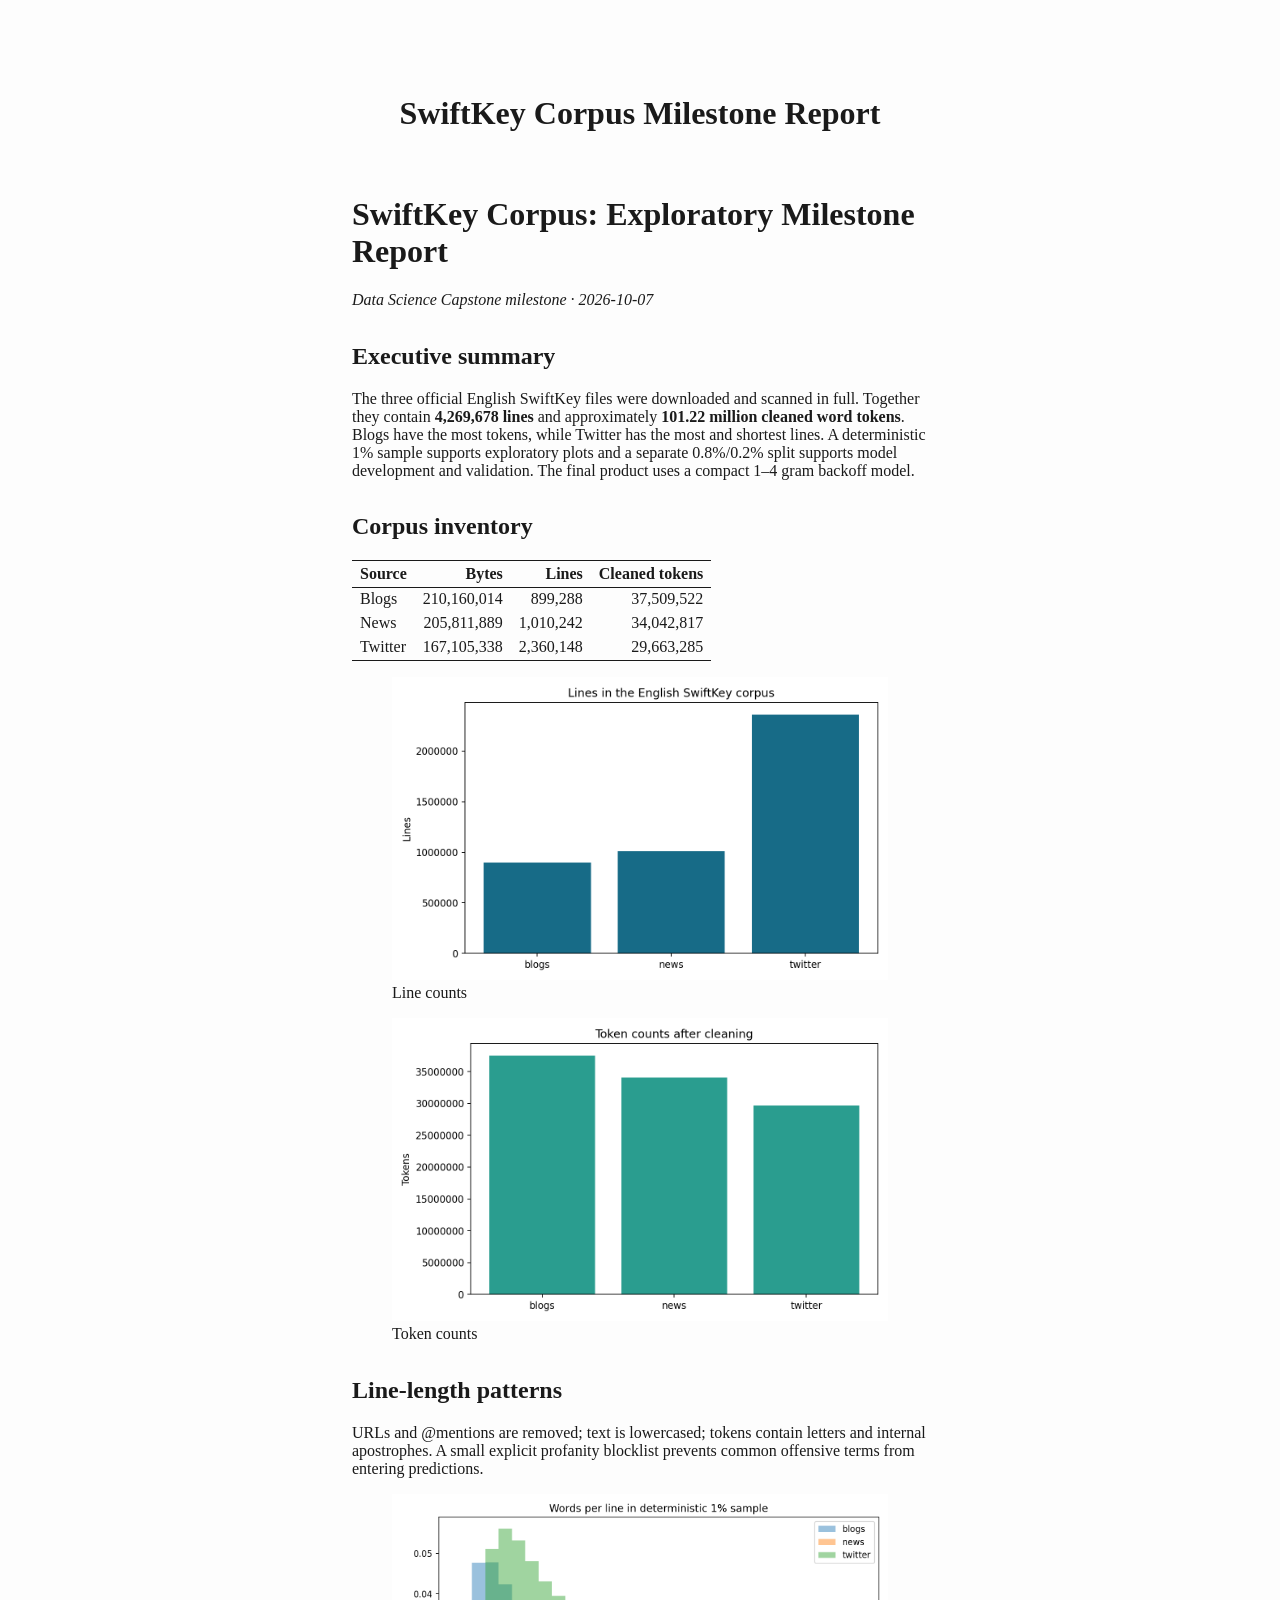
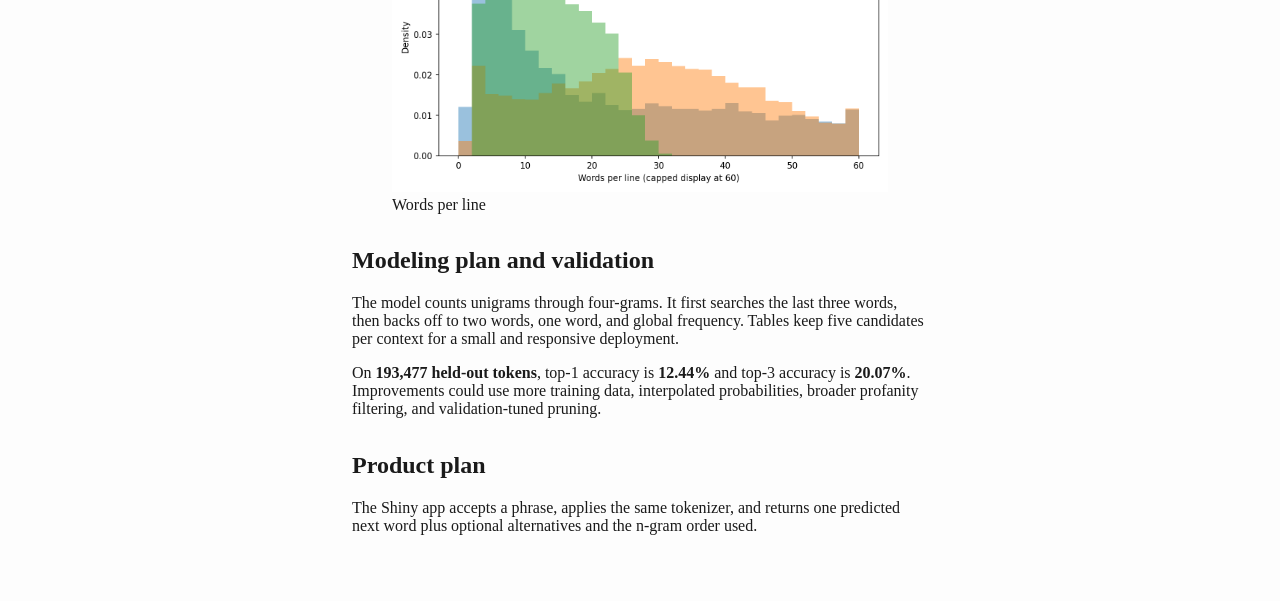
<file: capstone-milestone.html>
<!DOCTYPE html>
<html xmlns="http://www.w3.org/1999/xhtml" lang xml:lang>
<head>
  <meta charset="utf-8" />
  <meta name="generator" content="pandoc" />
  <meta name="viewport" content="width=device-width, initial-scale=1.0, user-scalable=yes" />
  <title>SwiftKey Corpus Milestone Report</title>
  <style>
html {
color: #1a1a1a;
background-color: #fdfdfd;
}
body {
margin: 0 auto;
max-width: 36em;
padding-left: 50px;
padding-right: 50px;
padding-top: 50px;
padding-bottom: 50px;
hyphens: auto;
overflow-wrap: break-word;
text-rendering: optimizeLegibility;
font-kerning: normal;
}
@media (max-width: 600px) {
body {
font-size: 0.9em;
padding: 12px;
}
h1 {
font-size: 1.8em;
}
}
@media print {
html {
background-color: white;
}
body {
background-color: transparent;
color: black;
font-size: 12pt;
}
p, h2, h3 {
orphans: 3;
widows: 3;
}
h2, h3, h4 {
page-break-after: avoid;
}
}
p {
margin: 1em 0;
}
a {
color: #1a1a1a;
}
a:visited {
color: #1a1a1a;
}
img {
max-width: 100%;
}
h1, h2, h3, h4, h5, h6 {
margin-top: 1.4em;
}
h5, h6 {
font-size: 1em;
font-style: italic;
}
h6 {
font-weight: normal;
}
ol, ul {
padding-left: 1.7em;
margin-top: 1em;
}
li > ol, li > ul {
margin-top: 0;
}
blockquote {
margin: 1em 0 1em 1.7em;
padding-left: 1em;
border-left: 2px solid #e6e6e6;
color: #606060;
}
code {
font-family: Menlo, Monaco, Consolas, 'Lucida Console', monospace;
font-size: 85%;
margin: 0;
hyphens: manual;
}
pre {
margin: 1em 0;
overflow: auto;
}
pre code {
padding: 0;
overflow: visible;
overflow-wrap: normal;
}
.sourceCode {
background-color: transparent;
overflow: visible;
}
hr {
background-color: #1a1a1a;
border: none;
height: 1px;
margin: 1em 0;
}
table {
margin: 1em 0;
border-collapse: collapse;
width: 100%;
overflow-x: auto;
display: block;
font-variant-numeric: lining-nums tabular-nums;
}
table caption {
margin-bottom: 0.75em;
}
tbody {
margin-top: 0.5em;
border-top: 1px solid #1a1a1a;
border-bottom: 1px solid #1a1a1a;
}
th {
border-top: 1px solid #1a1a1a;
padding: 0.25em 0.5em 0.25em 0.5em;
}
td {
padding: 0.125em 0.5em 0.25em 0.5em;
}
header {
margin-bottom: 4em;
text-align: center;
}
#TOC li {
list-style: none;
}
#TOC ul {
padding-left: 1.3em;
}
#TOC > ul {
padding-left: 0;
}
#TOC a:not(:hover) {
text-decoration: none;
}
code{white-space: pre-wrap;}
span.smallcaps{font-variant: small-caps;}
div.columns{display: flex; gap: min(4vw, 1.5em);}
div.column{flex: auto; overflow-x: auto;}
div.hanging-indent{margin-left: 1.5em; text-indent: -1.5em;}

ul.task-list[class]{list-style: none;}
ul.task-list li input[type="checkbox"] {
font-size: inherit;
width: 0.8em;
margin: 0 0.8em 0.2em -1.6em;
vertical-align: middle;
}
.display.math{display: block; text-align: center; margin: 0.5rem auto;}
</style>
</head>
<body>
<header id="title-block-header">
<h1 class="title">SwiftKey Corpus Milestone Report</h1>
</header>
<h1 id="swiftkey-corpus-exploratory-milestone-report">SwiftKey Corpus:
Exploratory Milestone Report</h1>
<p><em>Data Science Capstone milestone · 2026-10-07</em></p>
<h2 id="executive-summary">Executive summary</h2>
<p>The three official English SwiftKey files were downloaded and scanned
in full. Together they contain <strong>4,269,678 lines</strong> and
approximately <strong>101.22 million cleaned word tokens</strong>. Blogs
have the most tokens, while Twitter has the most and shortest lines. A
deterministic 1% sample supports exploratory plots and a separate
0.8%/0.2% split supports model development and validation. The final
product uses a compact 1–4 gram backoff model.</p>
<h2 id="corpus-inventory">Corpus inventory</h2>
<table>
<thead>
<tr class="header">
<th>Source</th>
<th style="text-align: right;">Bytes</th>
<th style="text-align: right;">Lines</th>
<th style="text-align: right;">Cleaned tokens</th>
</tr>
</thead>
<tbody>
<tr class="odd">
<td>Blogs</td>
<td style="text-align: right;">210,160,014</td>
<td style="text-align: right;">899,288</td>
<td style="text-align: right;">37,509,522</td>
</tr>
<tr class="even">
<td>News</td>
<td style="text-align: right;">205,811,889</td>
<td style="text-align: right;">1,010,242</td>
<td style="text-align: right;">34,042,817</td>
</tr>
<tr class="odd">
<td>Twitter</td>
<td style="text-align: right;">167,105,338</td>
<td style="text-align: right;">2,360,148</td>
<td style="text-align: right;">29,663,285</td>
</tr>
</tbody>
</table>
<figure>
<img src="[data-uri]" alt="Line counts" />
<figcaption aria-hidden="true">Line counts</figcaption>
</figure>
<figure>
<img src="[data-uri]" alt="Token counts" />
<figcaption aria-hidden="true">Token counts</figcaption>
</figure>
<h2 id="line-length-patterns">Line-length patterns</h2>
<p>URLs and <span class="citation" data-cites="mentions">@mentions</span> are removed; text is lowercased;
tokens contain letters and internal apostrophes. A small explicit
profanity blocklist prevents common offensive terms from entering
predictions.</p>
<figure>
<img src="[data-uri]" alt="Words per line" />
<figcaption aria-hidden="true">Words per line</figcaption>
</figure>
<h2 id="modeling-plan-and-validation">Modeling plan and validation</h2>
<p>The model counts unigrams through four-grams. It first searches the
last three words, then backs off to two words, one word, and global
frequency. Tables keep five candidates per context for a small and
responsive deployment.</p>
<p>On <strong>193,477 held-out tokens</strong>, top-1 accuracy is
<strong>12.44%</strong> and top-3 accuracy is <strong>20.07%</strong>.
Improvements could use more training data, interpolated probabilities,
broader profanity filtering, and validation-tuned pruning.</p>
<h2 id="product-plan">Product plan</h2>
<p>The Shiny app accepts a phrase, applies the same tokenizer, and
returns one predicted next word plus optional alternatives and the
n-gram order used.</p>
</body>
</html>
</file>
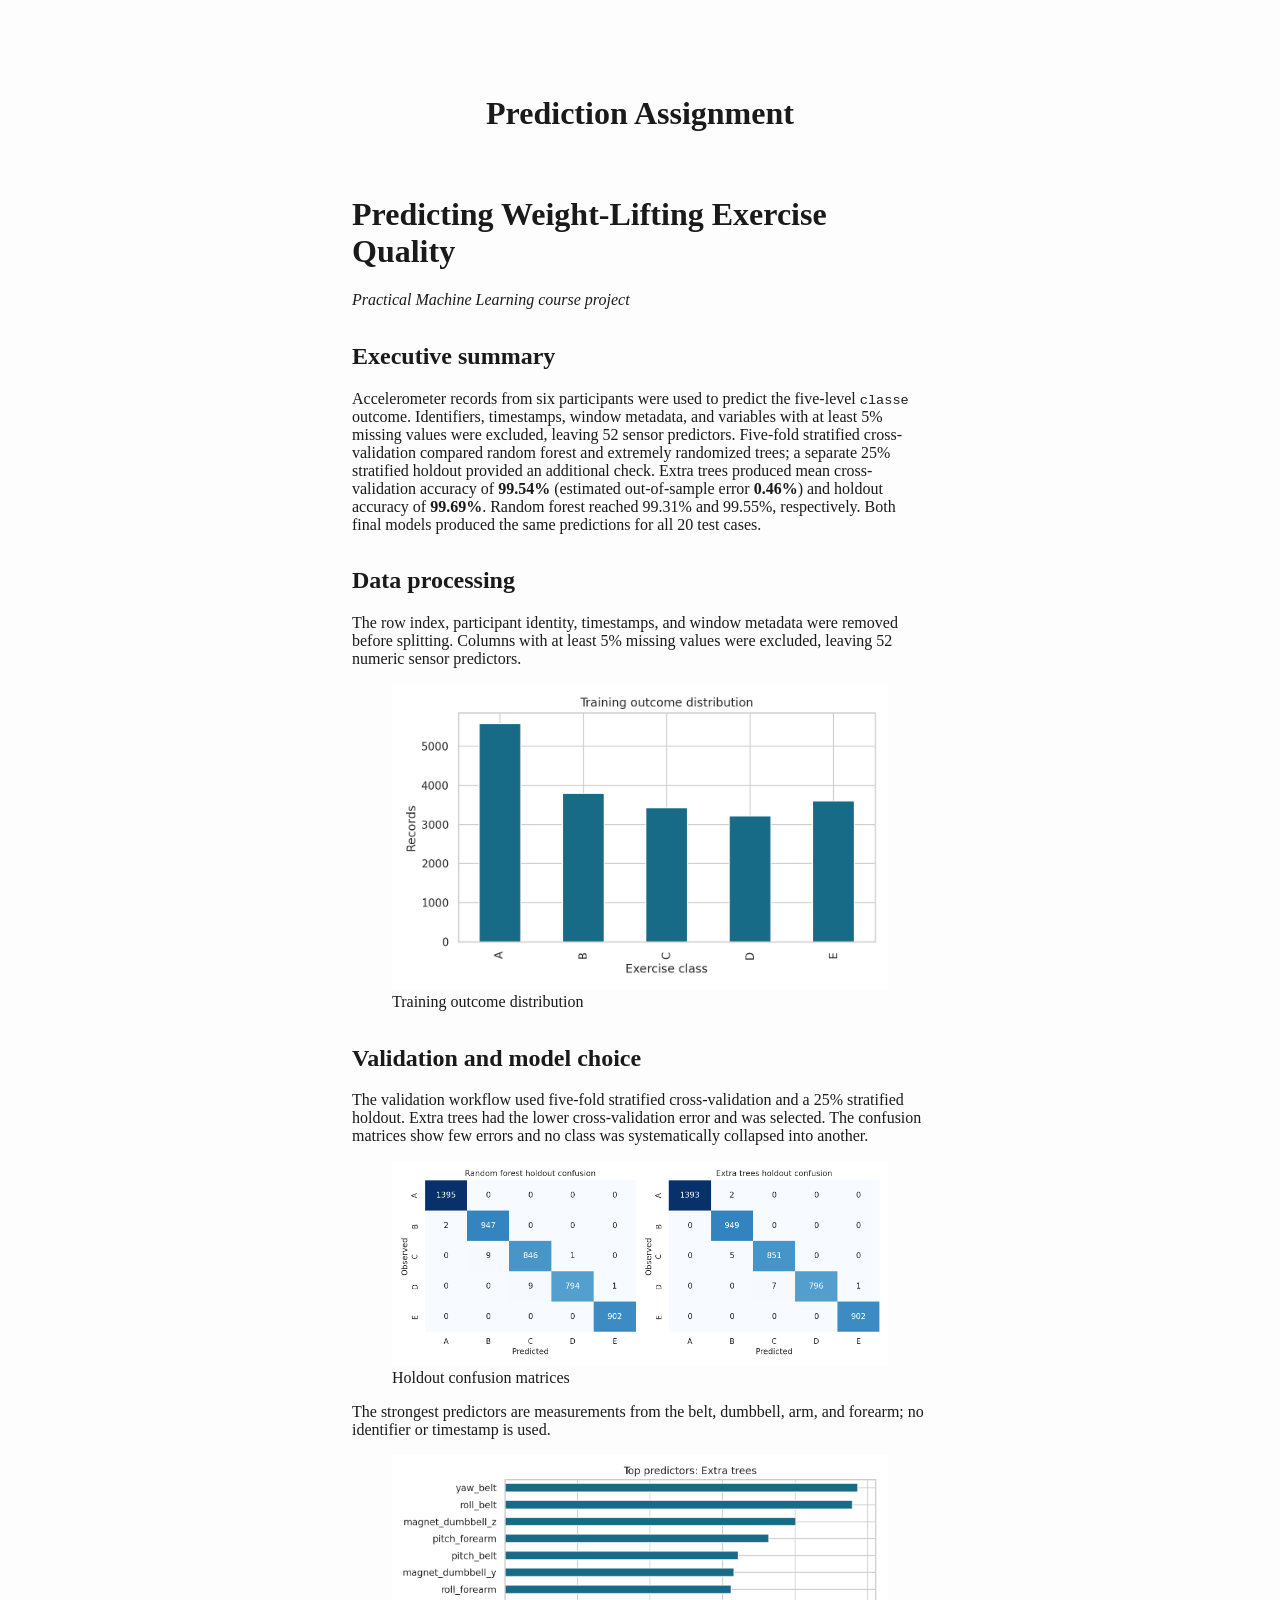
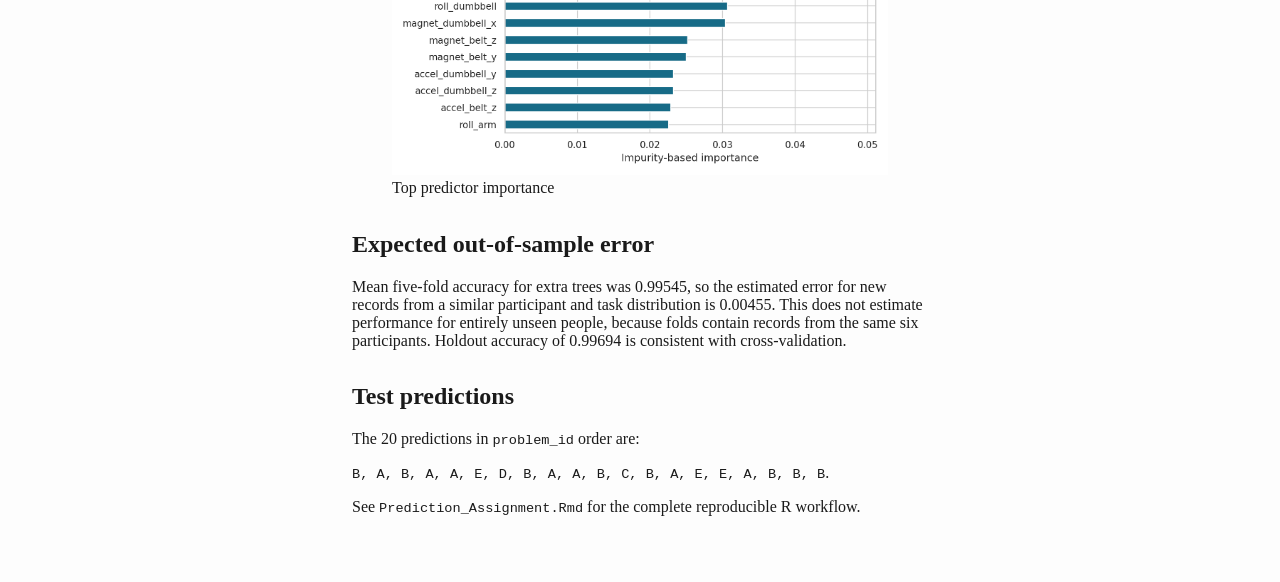
<file: practical-machine-learning.html>
<!DOCTYPE html>
<html xmlns="http://www.w3.org/1999/xhtml" lang xml:lang>
<head>
  <meta charset="utf-8" />
  <meta name="generator" content="pandoc" />
  <meta name="viewport" content="width=device-width, initial-scale=1.0, user-scalable=yes" />
  <title>Prediction Assignment</title>
  <style>
html {
color: #1a1a1a;
background-color: #fdfdfd;
}
body {
margin: 0 auto;
max-width: 36em;
padding-left: 50px;
padding-right: 50px;
padding-top: 50px;
padding-bottom: 50px;
hyphens: auto;
overflow-wrap: break-word;
text-rendering: optimizeLegibility;
font-kerning: normal;
}
@media (max-width: 600px) {
body {
font-size: 0.9em;
padding: 12px;
}
h1 {
font-size: 1.8em;
}
}
@media print {
html {
background-color: white;
}
body {
background-color: transparent;
color: black;
font-size: 12pt;
}
p, h2, h3 {
orphans: 3;
widows: 3;
}
h2, h3, h4 {
page-break-after: avoid;
}
}
p {
margin: 1em 0;
}
a {
color: #1a1a1a;
}
a:visited {
color: #1a1a1a;
}
img {
max-width: 100%;
}
h1, h2, h3, h4, h5, h6 {
margin-top: 1.4em;
}
h5, h6 {
font-size: 1em;
font-style: italic;
}
h6 {
font-weight: normal;
}
ol, ul {
padding-left: 1.7em;
margin-top: 1em;
}
li > ol, li > ul {
margin-top: 0;
}
blockquote {
margin: 1em 0 1em 1.7em;
padding-left: 1em;
border-left: 2px solid #e6e6e6;
color: #606060;
}
code {
font-family: Menlo, Monaco, Consolas, 'Lucida Console', monospace;
font-size: 85%;
margin: 0;
hyphens: manual;
}
pre {
margin: 1em 0;
overflow: auto;
}
pre code {
padding: 0;
overflow: visible;
overflow-wrap: normal;
}
.sourceCode {
background-color: transparent;
overflow: visible;
}
hr {
background-color: #1a1a1a;
border: none;
height: 1px;
margin: 1em 0;
}
table {
margin: 1em 0;
border-collapse: collapse;
width: 100%;
overflow-x: auto;
display: block;
font-variant-numeric: lining-nums tabular-nums;
}
table caption {
margin-bottom: 0.75em;
}
tbody {
margin-top: 0.5em;
border-top: 1px solid #1a1a1a;
border-bottom: 1px solid #1a1a1a;
}
th {
border-top: 1px solid #1a1a1a;
padding: 0.25em 0.5em 0.25em 0.5em;
}
td {
padding: 0.125em 0.5em 0.25em 0.5em;
}
header {
margin-bottom: 4em;
text-align: center;
}
#TOC li {
list-style: none;
}
#TOC ul {
padding-left: 1.3em;
}
#TOC > ul {
padding-left: 0;
}
#TOC a:not(:hover) {
text-decoration: none;
}
code{white-space: pre-wrap;}
span.smallcaps{font-variant: small-caps;}
div.columns{display: flex; gap: min(4vw, 1.5em);}
div.column{flex: auto; overflow-x: auto;}
div.hanging-indent{margin-left: 1.5em; text-indent: -1.5em;}

ul.task-list[class]{list-style: none;}
ul.task-list li input[type="checkbox"] {
font-size: inherit;
width: 0.8em;
margin: 0 0.8em 0.2em -1.6em;
vertical-align: middle;
}
.display.math{display: block; text-align: center; margin: 0.5rem auto;}
</style>
</head>
<body>
<header id="title-block-header">
<h1 class="title">Prediction Assignment</h1>
</header>
<h1 id="predicting-weight-lifting-exercise-quality">Predicting
Weight-Lifting Exercise Quality</h1>
<p><em>Practical Machine Learning course project</em></p>
<h2 id="executive-summary">Executive summary</h2>
<p>Accelerometer records from six participants were used to predict the
five-level <code>classe</code> outcome. Identifiers, timestamps, window
metadata, and variables with at least 5% missing values were excluded,
leaving 52 sensor predictors. Five-fold stratified cross-validation
compared random forest and extremely randomized trees; a separate 25%
stratified holdout provided an additional check. Extra trees produced
mean cross-validation accuracy of <strong>99.54%</strong> (estimated
out-of-sample error <strong>0.46%</strong>) and holdout accuracy of
<strong>99.69%</strong>. Random forest reached 99.31% and 99.55%,
respectively. Both final models produced the same predictions for all 20
test cases.</p>
<h2 id="data-processing">Data processing</h2>
<p>The row index, participant identity, timestamps, and window metadata
were removed before splitting. Columns with at least 5% missing values
were excluded, leaving 52 numeric sensor predictors.</p>
<figure>
<img src="[data-uri]" alt="Training outcome distribution" />
<figcaption aria-hidden="true">Training outcome
distribution</figcaption>
</figure>
<h2 id="validation-and-model-choice">Validation and model choice</h2>
<p>The validation workflow used five-fold stratified cross-validation and
a 25% stratified holdout. Extra trees had the lower cross-validation
error and was selected. The confusion matrices show few errors and no
class was systematically collapsed into another.</p>
<figure>
<img src="[data-uri]" alt="Holdout confusion matrices" />
<figcaption aria-hidden="true">Holdout confusion matrices</figcaption>
</figure>
<p>The strongest predictors are measurements from the belt, dumbbell,
arm, and forearm; no identifier or timestamp is used.</p>
<figure>
<img src="[data-uri]" alt="Top predictor importance" />
<figcaption aria-hidden="true">Top predictor importance</figcaption>
</figure>
<h2 id="expected-out-of-sample-error">Expected out-of-sample error</h2>
<p>Mean five-fold accuracy for extra trees was 0.99545, so the estimated
error for new records from a similar participant and task distribution
is 0.00455. This does not estimate performance for entirely unseen
people, because folds contain records from the same six participants.
Holdout accuracy of 0.99694 is consistent with cross-validation.</p>
<h2 id="test-predictions">Test predictions</h2>
<p>The 20 predictions in <code>problem_id</code> order are:</p>
<p><code>B, A, B, A, A, E, D, B, A, A, B, C, B, A, E, E, A, B, B, B</code>.</p>
<p>See <code>Prediction_Assignment.Rmd</code> for the complete reproducible R
workflow.</p>
</body>
</html>
</file>
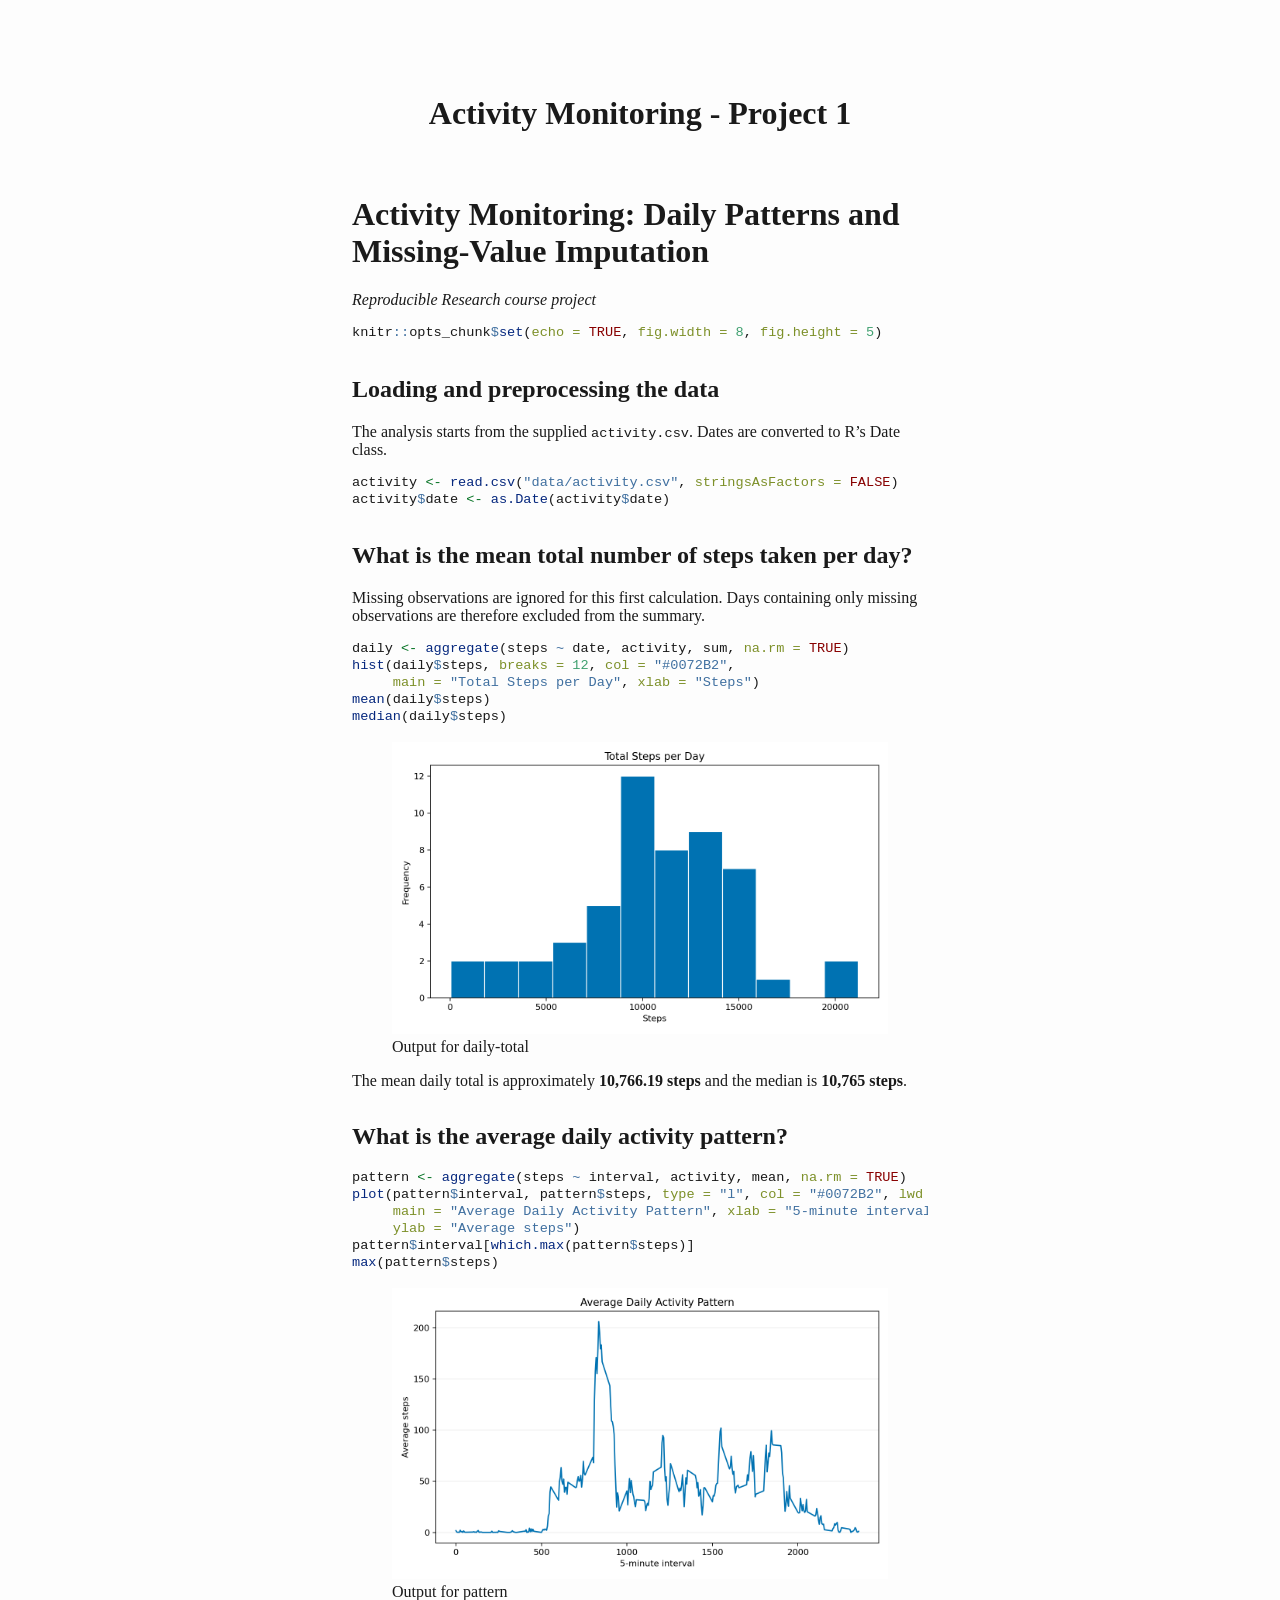
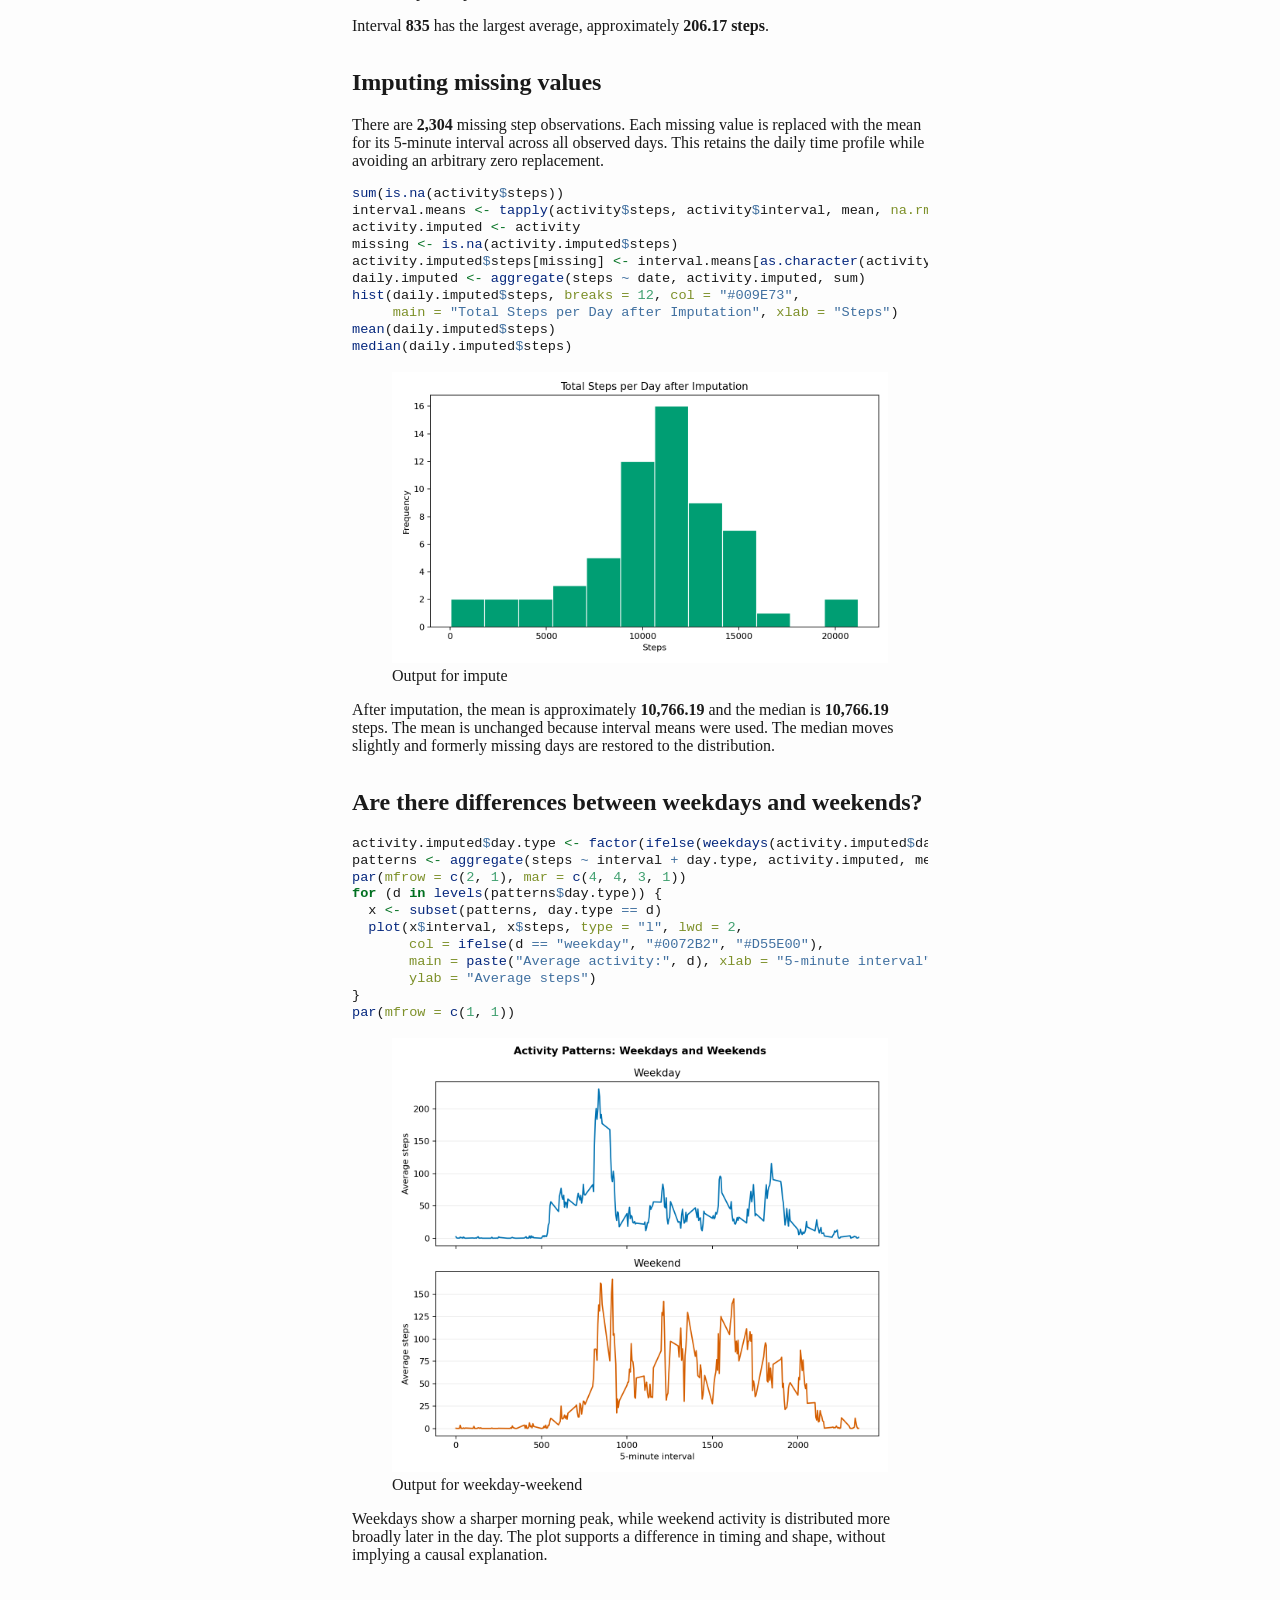
<file: reproducible-research-project-1.html>
<!DOCTYPE html>
<html xmlns="http://www.w3.org/1999/xhtml" lang xml:lang>
<head>
  <meta charset="utf-8" />
  <meta name="generator" content="pandoc" />
  <meta name="viewport" content="width=device-width, initial-scale=1.0, user-scalable=yes" />
  <title>Activity Monitoring - Project 1</title>
  <style>
html {
color: #1a1a1a;
background-color: #fdfdfd;
}
body {
margin: 0 auto;
max-width: 36em;
padding-left: 50px;
padding-right: 50px;
padding-top: 50px;
padding-bottom: 50px;
hyphens: auto;
overflow-wrap: break-word;
text-rendering: optimizeLegibility;
font-kerning: normal;
}
@media (max-width: 600px) {
body {
font-size: 0.9em;
padding: 12px;
}
h1 {
font-size: 1.8em;
}
}
@media print {
html {
background-color: white;
}
body {
background-color: transparent;
color: black;
font-size: 12pt;
}
p, h2, h3 {
orphans: 3;
widows: 3;
}
h2, h3, h4 {
page-break-after: avoid;
}
}
p {
margin: 1em 0;
}
a {
color: #1a1a1a;
}
a:visited {
color: #1a1a1a;
}
img {
max-width: 100%;
}
h1, h2, h3, h4, h5, h6 {
margin-top: 1.4em;
}
h5, h6 {
font-size: 1em;
font-style: italic;
}
h6 {
font-weight: normal;
}
ol, ul {
padding-left: 1.7em;
margin-top: 1em;
}
li > ol, li > ul {
margin-top: 0;
}
blockquote {
margin: 1em 0 1em 1.7em;
padding-left: 1em;
border-left: 2px solid #e6e6e6;
color: #606060;
}
code {
font-family: Menlo, Monaco, Consolas, 'Lucida Console', monospace;
font-size: 85%;
margin: 0;
hyphens: manual;
}
pre {
margin: 1em 0;
overflow: auto;
}
pre code {
padding: 0;
overflow: visible;
overflow-wrap: normal;
}
.sourceCode {
background-color: transparent;
overflow: visible;
}
hr {
background-color: #1a1a1a;
border: none;
height: 1px;
margin: 1em 0;
}
table {
margin: 1em 0;
border-collapse: collapse;
width: 100%;
overflow-x: auto;
display: block;
font-variant-numeric: lining-nums tabular-nums;
}
table caption {
margin-bottom: 0.75em;
}
tbody {
margin-top: 0.5em;
border-top: 1px solid #1a1a1a;
border-bottom: 1px solid #1a1a1a;
}
th {
border-top: 1px solid #1a1a1a;
padding: 0.25em 0.5em 0.25em 0.5em;
}
td {
padding: 0.125em 0.5em 0.25em 0.5em;
}
header {
margin-bottom: 4em;
text-align: center;
}
#TOC li {
list-style: none;
}
#TOC ul {
padding-left: 1.3em;
}
#TOC > ul {
padding-left: 0;
}
#TOC a:not(:hover) {
text-decoration: none;
}
code{white-space: pre-wrap;}
span.smallcaps{font-variant: small-caps;}
div.columns{display: flex; gap: min(4vw, 1.5em);}
div.column{flex: auto; overflow-x: auto;}
div.hanging-indent{margin-left: 1.5em; text-indent: -1.5em;}

ul.task-list[class]{list-style: none;}
ul.task-list li input[type="checkbox"] {
font-size: inherit;
width: 0.8em;
margin: 0 0.8em 0.2em -1.6em;
vertical-align: middle;
}
.display.math{display: block; text-align: center; margin: 0.5rem auto;}

pre > code.sourceCode { white-space: pre; position: relative; }
pre > code.sourceCode > span { line-height: 1.25; }
pre > code.sourceCode > span:empty { height: 1.2em; }
.sourceCode { overflow: visible; }
code.sourceCode > span { color: inherit; text-decoration: inherit; }
div.sourceCode { margin: 1em 0; }
pre.sourceCode { margin: 0; }
@media screen {
div.sourceCode { overflow: auto; }
}
@media print {
pre > code.sourceCode { white-space: pre-wrap; }
pre > code.sourceCode > span { text-indent: -5em; padding-left: 5em; }
}
pre.numberSource code
{ counter-reset: source-line 0; }
pre.numberSource code > span
{ position: relative; left: -4em; counter-increment: source-line; }
pre.numberSource code > span > a:first-child::before
{ content: counter(source-line);
position: relative; left: -1em; text-align: right; vertical-align: baseline;
border: none; display: inline-block;
-webkit-touch-callout: none; -webkit-user-select: none;
-khtml-user-select: none; -moz-user-select: none;
-ms-user-select: none; user-select: none;
padding: 0 4px; width: 4em;
color: #aaaaaa;
}
pre.numberSource { margin-left: 3em; border-left: 1px solid #aaaaaa; padding-left: 4px; }
div.sourceCode
{ }
@media screen {
pre > code.sourceCode > span > a:first-child::before { text-decoration: underline; }
}
code span.al { color: #ff0000; font-weight: bold; } 
code span.an { color: #60a0b0; font-weight: bold; font-style: italic; } 
code span.at { color: #7d9029; } 
code span.bn { color: #40a070; } 
code span.bu { color: #008000; } 
code span.cf { color: #007020; font-weight: bold; } 
code span.ch { color: #4070a0; } 
code span.cn { color: #880000; } 
code span.co { color: #60a0b0; font-style: italic; } 
code span.cv { color: #60a0b0; font-weight: bold; font-style: italic; } 
code span.do { color: #ba2121; font-style: italic; } 
code span.dt { color: #902000; } 
code span.dv { color: #40a070; } 
code span.er { color: #ff0000; font-weight: bold; } 
code span.ex { } 
code span.fl { color: #40a070; } 
code span.fu { color: #06287e; } 
code span.im { color: #008000; font-weight: bold; } 
code span.in { color: #60a0b0; font-weight: bold; font-style: italic; } 
code span.kw { color: #007020; font-weight: bold; } 
code span.op { color: #666666; } 
code span.ot { color: #007020; } 
code span.pp { color: #bc7a00; } 
code span.sc { color: #4070a0; } 
code span.ss { color: #bb6688; } 
code span.st { color: #4070a0; } 
code span.va { color: #19177c; } 
code span.vs { color: #4070a0; } 
code span.wa { color: #60a0b0; font-weight: bold; font-style: italic; } 
</style>
</head>
<body>
<header id="title-block-header">
<h1 class="title">Activity Monitoring - Project 1</h1>
</header>
<h1 id="activity-monitoring-daily-patterns-and-missing-value-imputation">Activity
Monitoring: Daily Patterns and Missing-Value Imputation</h1>
<p><em>Reproducible Research course project</em></p>
<div class="sourceCode" id="cb1"><pre class="sourceCode r"><code class="sourceCode r"><span id="cb1-1"><a href="#cb1-1" aria-hidden="true" tabindex="-1"></a>knitr<span class="sc">::</span>opts_chunk<span class="sc">$</span><span class="fu">set</span>(<span class="at">echo =</span> <span class="cn">TRUE</span>, <span class="at">fig.width =</span> <span class="dv">8</span>, <span class="at">fig.height =</span> <span class="dv">5</span>)</span></code></pre></div>
<h2 id="loading-and-preprocessing-the-data">Loading and preprocessing
the data</h2>
<p>The analysis starts from the supplied <code>activity.csv</code>.
Dates are converted to R’s Date class.</p>
<div class="sourceCode" id="cb2"><pre class="sourceCode r"><code class="sourceCode r"><span id="cb2-1"><a href="#cb2-1" aria-hidden="true" tabindex="-1"></a>activity <span class="ot">&lt;-</span> <span class="fu">read.csv</span>(<span class="st">&quot;data/activity.csv&quot;</span>, <span class="at">stringsAsFactors =</span> <span class="cn">FALSE</span>)</span>
<span id="cb2-2"><a href="#cb2-2" aria-hidden="true" tabindex="-1"></a>activity<span class="sc">$</span>date <span class="ot">&lt;-</span> <span class="fu">as.Date</span>(activity<span class="sc">$</span>date)</span></code></pre></div>
<h2 id="what-is-the-mean-total-number-of-steps-taken-per-day">What is
the mean total number of steps taken per day?</h2>
<p>Missing observations are ignored for this first calculation. Days
containing only missing observations are therefore excluded from the
summary.</p>
<div class="sourceCode" id="cb3"><pre class="sourceCode r"><code class="sourceCode r"><span id="cb3-1"><a href="#cb3-1" aria-hidden="true" tabindex="-1"></a>daily <span class="ot">&lt;-</span> <span class="fu">aggregate</span>(steps <span class="sc">~</span> date, activity, sum, <span class="at">na.rm =</span> <span class="cn">TRUE</span>)</span>
<span id="cb3-2"><a href="#cb3-2" aria-hidden="true" tabindex="-1"></a><span class="fu">hist</span>(daily<span class="sc">$</span>steps, <span class="at">breaks =</span> <span class="dv">12</span>, <span class="at">col =</span> <span class="st">&quot;#0072B2&quot;</span>,</span>
<span id="cb3-3"><a href="#cb3-3" aria-hidden="true" tabindex="-1"></a>     <span class="at">main =</span> <span class="st">&quot;Total Steps per Day&quot;</span>, <span class="at">xlab =</span> <span class="st">&quot;Steps&quot;</span>)</span>
<span id="cb3-4"><a href="#cb3-4" aria-hidden="true" tabindex="-1"></a><span class="fu">mean</span>(daily<span class="sc">$</span>steps)</span>
<span id="cb3-5"><a href="#cb3-5" aria-hidden="true" tabindex="-1"></a><span class="fu">median</span>(daily<span class="sc">$</span>steps)</span></code></pre></div>
<figure>
<img src="[data-uri]" alt="Output for daily-total" />
<figcaption aria-hidden="true">Output for daily-total</figcaption>
</figure>
<p>The mean daily total is approximately <strong>10,766.19
steps</strong> and the median is <strong>10,765 steps</strong>.</p>
<h2 id="what-is-the-average-daily-activity-pattern">What is the average
daily activity pattern?</h2>
<div class="sourceCode" id="cb4"><pre class="sourceCode r"><code class="sourceCode r"><span id="cb4-1"><a href="#cb4-1" aria-hidden="true" tabindex="-1"></a>pattern <span class="ot">&lt;-</span> <span class="fu">aggregate</span>(steps <span class="sc">~</span> interval, activity, mean, <span class="at">na.rm =</span> <span class="cn">TRUE</span>)</span>
<span id="cb4-2"><a href="#cb4-2" aria-hidden="true" tabindex="-1"></a><span class="fu">plot</span>(pattern<span class="sc">$</span>interval, pattern<span class="sc">$</span>steps, <span class="at">type =</span> <span class="st">&quot;l&quot;</span>, <span class="at">col =</span> <span class="st">&quot;#0072B2&quot;</span>, <span class="at">lwd =</span> <span class="dv">2</span>,</span>
<span id="cb4-3"><a href="#cb4-3" aria-hidden="true" tabindex="-1"></a>     <span class="at">main =</span> <span class="st">&quot;Average Daily Activity Pattern&quot;</span>, <span class="at">xlab =</span> <span class="st">&quot;5-minute interval&quot;</span>,</span>
<span id="cb4-4"><a href="#cb4-4" aria-hidden="true" tabindex="-1"></a>     <span class="at">ylab =</span> <span class="st">&quot;Average steps&quot;</span>)</span>
<span id="cb4-5"><a href="#cb4-5" aria-hidden="true" tabindex="-1"></a>pattern<span class="sc">$</span>interval[<span class="fu">which.max</span>(pattern<span class="sc">$</span>steps)]</span>
<span id="cb4-6"><a href="#cb4-6" aria-hidden="true" tabindex="-1"></a><span class="fu">max</span>(pattern<span class="sc">$</span>steps)</span></code></pre></div>
<figure>
<img src="[data-uri]" alt="Output for pattern" />
<figcaption aria-hidden="true">Output for pattern</figcaption>
</figure>
<p>Interval <strong>835</strong> has the largest average, approximately
<strong>206.17 steps</strong>.</p>
<h2 id="imputing-missing-values">Imputing missing values</h2>
<p>There are <strong>2,304</strong> missing step observations. Each
missing value is replaced with the mean for its 5-minute interval across
all observed days. This retains the daily time profile while avoiding an
arbitrary zero replacement.</p>
<div class="sourceCode" id="cb5"><pre class="sourceCode r"><code class="sourceCode r"><span id="cb5-1"><a href="#cb5-1" aria-hidden="true" tabindex="-1"></a><span class="fu">sum</span>(<span class="fu">is.na</span>(activity<span class="sc">$</span>steps))</span>
<span id="cb5-2"><a href="#cb5-2" aria-hidden="true" tabindex="-1"></a>interval.means <span class="ot">&lt;-</span> <span class="fu">tapply</span>(activity<span class="sc">$</span>steps, activity<span class="sc">$</span>interval, mean, <span class="at">na.rm =</span> <span class="cn">TRUE</span>)</span>
<span id="cb5-3"><a href="#cb5-3" aria-hidden="true" tabindex="-1"></a>activity.imputed <span class="ot">&lt;-</span> activity</span>
<span id="cb5-4"><a href="#cb5-4" aria-hidden="true" tabindex="-1"></a>missing <span class="ot">&lt;-</span> <span class="fu">is.na</span>(activity.imputed<span class="sc">$</span>steps)</span>
<span id="cb5-5"><a href="#cb5-5" aria-hidden="true" tabindex="-1"></a>activity.imputed<span class="sc">$</span>steps[missing] <span class="ot">&lt;-</span> interval.means[<span class="fu">as.character</span>(activity.imputed<span class="sc">$</span>interval[missing])]</span>
<span id="cb5-6"><a href="#cb5-6" aria-hidden="true" tabindex="-1"></a>daily.imputed <span class="ot">&lt;-</span> <span class="fu">aggregate</span>(steps <span class="sc">~</span> date, activity.imputed, sum)</span>
<span id="cb5-7"><a href="#cb5-7" aria-hidden="true" tabindex="-1"></a><span class="fu">hist</span>(daily.imputed<span class="sc">$</span>steps, <span class="at">breaks =</span> <span class="dv">12</span>, <span class="at">col =</span> <span class="st">&quot;#009E73&quot;</span>,</span>
<span id="cb5-8"><a href="#cb5-8" aria-hidden="true" tabindex="-1"></a>     <span class="at">main =</span> <span class="st">&quot;Total Steps per Day after Imputation&quot;</span>, <span class="at">xlab =</span> <span class="st">&quot;Steps&quot;</span>)</span>
<span id="cb5-9"><a href="#cb5-9" aria-hidden="true" tabindex="-1"></a><span class="fu">mean</span>(daily.imputed<span class="sc">$</span>steps)</span>
<span id="cb5-10"><a href="#cb5-10" aria-hidden="true" tabindex="-1"></a><span class="fu">median</span>(daily.imputed<span class="sc">$</span>steps)</span></code></pre></div>
<figure>
<img src="[data-uri]" alt="Output for impute" />
<figcaption aria-hidden="true">Output for impute</figcaption>
</figure>
<p>After imputation, the mean is approximately
<strong>10,766.19</strong> and the median is <strong>10,766.19</strong>
steps. The mean is unchanged because interval means were used. The
median moves slightly and formerly missing days are restored to the
distribution.</p>
<h2 id="are-there-differences-between-weekdays-and-weekends">Are there
differences between weekdays and weekends?</h2>
<div class="sourceCode" id="cb6"><pre class="sourceCode r"><code class="sourceCode r"><span id="cb6-1"><a href="#cb6-1" aria-hidden="true" tabindex="-1"></a>activity.imputed<span class="sc">$</span>day.type <span class="ot">&lt;-</span> <span class="fu">factor</span>(<span class="fu">ifelse</span>(<span class="fu">weekdays</span>(activity.imputed<span class="sc">$</span>date) <span class="sc">%in%</span> <span class="fu">c</span>(<span class="st">&quot;Saturday&quot;</span>, <span class="st">&quot;Sunday&quot;</span>), <span class="st">&quot;weekend&quot;</span>, <span class="st">&quot;weekday&quot;</span>), <span class="at">levels =</span> <span class="fu">c</span>(<span class="st">&quot;weekday&quot;</span>, <span class="st">&quot;weekend&quot;</span>))</span>
<span id="cb6-2"><a href="#cb6-2" aria-hidden="true" tabindex="-1"></a>patterns <span class="ot">&lt;-</span> <span class="fu">aggregate</span>(steps <span class="sc">~</span> interval <span class="sc">+</span> day.type, activity.imputed, mean)</span>
<span id="cb6-3"><a href="#cb6-3" aria-hidden="true" tabindex="-1"></a><span class="fu">par</span>(<span class="at">mfrow =</span> <span class="fu">c</span>(<span class="dv">2</span>, <span class="dv">1</span>), <span class="at">mar =</span> <span class="fu">c</span>(<span class="dv">4</span>, <span class="dv">4</span>, <span class="dv">3</span>, <span class="dv">1</span>))</span>
<span id="cb6-4"><a href="#cb6-4" aria-hidden="true" tabindex="-1"></a><span class="cf">for</span> (d <span class="cf">in</span> <span class="fu">levels</span>(patterns<span class="sc">$</span>day.type)) {</span>
<span id="cb6-5"><a href="#cb6-5" aria-hidden="true" tabindex="-1"></a>  x <span class="ot">&lt;-</span> <span class="fu">subset</span>(patterns, day.type <span class="sc">==</span> d)</span>
<span id="cb6-6"><a href="#cb6-6" aria-hidden="true" tabindex="-1"></a>  <span class="fu">plot</span>(x<span class="sc">$</span>interval, x<span class="sc">$</span>steps, <span class="at">type =</span> <span class="st">&quot;l&quot;</span>, <span class="at">lwd =</span> <span class="dv">2</span>,</span>
<span id="cb6-7"><a href="#cb6-7" aria-hidden="true" tabindex="-1"></a>       <span class="at">col =</span> <span class="fu">ifelse</span>(d <span class="sc">==</span> <span class="st">&quot;weekday&quot;</span>, <span class="st">&quot;#0072B2&quot;</span>, <span class="st">&quot;#D55E00&quot;</span>),</span>
<span id="cb6-8"><a href="#cb6-8" aria-hidden="true" tabindex="-1"></a>       <span class="at">main =</span> <span class="fu">paste</span>(<span class="st">&quot;Average activity:&quot;</span>, d), <span class="at">xlab =</span> <span class="st">&quot;5-minute interval&quot;</span>,</span>
<span id="cb6-9"><a href="#cb6-9" aria-hidden="true" tabindex="-1"></a>       <span class="at">ylab =</span> <span class="st">&quot;Average steps&quot;</span>)</span>
<span id="cb6-10"><a href="#cb6-10" aria-hidden="true" tabindex="-1"></a>}</span>
<span id="cb6-11"><a href="#cb6-11" aria-hidden="true" tabindex="-1"></a><span class="fu">par</span>(<span class="at">mfrow =</span> <span class="fu">c</span>(<span class="dv">1</span>, <span class="dv">1</span>))</span></code></pre></div>
<figure>
<img src="[data-uri]" alt="Output for weekday-weekend" />
<figcaption aria-hidden="true">Output for weekday-weekend</figcaption>
</figure>
<p>Weekdays show a sharper morning peak, while weekend activity is
distributed more broadly later in the day. The plot supports a
difference in timing and shape, without implying a causal
explanation.</p>
</body>
</html>
</file>
<file: assets/styles.css>
:root {
  color-scheme: dark;
  --bg: #07111f;
  --surface: rgba(14, 28, 47, 0.78);
  --surface-solid: #0f1d30;
  --text: #f4f8ff;
  --muted: #a8b5c9;
  --line: rgba(159, 180, 211, 0.18);
  --primary: #67e8f9;
  --secondary: #a78bfa;
  --accent: #fbbf24;
  --good: #5ee8ae;
  --shadow: 0 24px 80px rgba(0, 0, 0, 0.35);
  --radius: 24px;
}

[data-theme="light"] {
  color-scheme: light;
  --bg: #f3f7fc;
  --surface: rgba(255, 255, 255, 0.84);
  --surface-solid: #ffffff;
  --text: #102038;
  --muted: #56667e;
  --line: rgba(30, 55, 88, 0.15);
  --primary: #057da6;
  --secondary: #6d4bd8;
  --accent: #b86b00;
  --good: #087b54;
  --shadow: 0 24px 70px rgba(53, 74, 107, 0.14);
}

* { box-sizing: border-box; }
html { scroll-behavior: smooth; }
body {
  margin: 0;
  min-height: 100vh;
  overflow-x: hidden;
  color: var(--text);
  background:
    radial-gradient(circle at 12% 8%, rgba(48, 207, 208, 0.17), transparent 30rem),
    radial-gradient(circle at 88% 5%, rgba(137, 91, 255, 0.2), transparent 34rem),
    var(--bg);
  font-family: Inter, ui-sans-serif, system-ui, -apple-system, BlinkMacSystemFont, "Segoe UI", sans-serif;
  line-height: 1.6;
}

::selection { color: #07111f; background: var(--primary); }
:focus-visible { outline: 3px solid color-mix(in srgb, var(--primary) 75%, white); outline-offset: 4px; }

.scroll-progress {
  position: fixed;
  inset: 0 0 auto;
  z-index: 80;
  height: 3px;
  pointer-events: none;
  background: transparent;
}
.scroll-progress span {
  display: block;
  width: 100%;
  height: 100%;
  transform: scaleX(0);
  transform-origin: left;
  background: linear-gradient(90deg, var(--primary), var(--secondary), var(--accent));
  box-shadow: 0 0 16px color-mix(in srgb, var(--primary) 50%, transparent);
}
.ambient-orb {
  position: fixed;
  z-index: -1;
  width: 34rem;
  aspect-ratio: 1;
  border-radius: 50%;
  filter: blur(90px);
  opacity: .1;
  pointer-events: none;
  animation: ambientFloat 16s ease-in-out infinite alternate;
}
.orb-one { left: -18rem; top: 34%; background: var(--primary); }
.orb-two { right: -20rem; top: 63%; background: var(--secondary); animation-delay: -7s; }

a { color: inherit; }
button, select { font: inherit; }
.shell { width: min(1180px, calc(100% - 32px)); margin: 0 auto; }

.nav {
  position: sticky;
  top: 0;
  z-index: 30;
  border-bottom: 1px solid var(--line);
  background: color-mix(in srgb, var(--bg) 76%, transparent);
  backdrop-filter: blur(18px);
}
.nav-inner {
  min-height: 70px;
  display: flex;
  align-items: center;
  justify-content: space-between;
  gap: 18px;
}
.brand { font-weight: 800; text-decoration: none; letter-spacing: -0.03em; font-size: 1.04rem; }
.brand span { color: var(--primary); }
.nav-actions { display: flex; align-items: center; gap: 10px; }
.nav-link { position: relative; color: var(--muted); text-decoration: none; font-weight: 650; font-size: .92rem; transition: color .2s ease; }
.nav-link::after { content: ""; position: absolute; left: 0; right: 100%; bottom: -7px; height: 2px; border-radius: 2px; background: var(--primary); transition: right .25s ease; }
.nav-link:hover::after, .nav-link.active::after { right: 0; }
.nav-link:hover { color: var(--text); }
.icon-btn {
  width: 42px;
  height: 42px;
  display: grid;
  place-items: center;
  border: 1px solid var(--line);
  border-radius: 14px;
  color: var(--text);
  background: var(--surface);
  cursor: pointer;
}

.hero { position: relative; padding: clamp(72px, 9vw, 118px) 0 72px; }
.hero-layout { display: grid; grid-template-columns: minmax(0, 1.08fr) minmax(420px, .92fr); gap: clamp(36px, 6vw, 88px); align-items: center; }
.hero-content { position: relative; z-index: 2; }
.eyebrow {
  display: inline-flex;
  align-items: center;
  gap: 8px;
  color: var(--primary);
  font-size: .78rem;
  font-weight: 800;
  letter-spacing: .16em;
  text-transform: uppercase;
}
.eyebrow::before { content: ""; width: 28px; height: 1px; background: currentColor; }
h1, h2, h3, p { margin-top: 0; }
h1 { margin: 18px 0 22px; font-size: clamp(3rem, 7.4vw, 6.45rem); line-height: .94; letter-spacing: -.065em; }
h1 .gradient, .gradient {
  color: transparent;
  background: linear-gradient(100deg, var(--primary), var(--secondary) 58%, var(--accent));
  background-clip: text;
  -webkit-background-clip: text;
}
.hero-copy { max-width: 760px; color: var(--muted); font-size: clamp(1.05rem, 2vw, 1.28rem); }
.hero-actions { display: flex; flex-wrap: wrap; gap: 12px; margin-top: 30px; }
.button {
  display: inline-flex;
  align-items: center;
  justify-content: center;
  gap: 9px;
  min-height: 48px;
  padding: 0 19px;
  border: 1px solid var(--line);
  border-radius: 14px;
  color: var(--text);
  background: var(--surface);
  text-decoration: none;
  font-weight: 750;
  transition: transform .2s ease, border-color .2s ease, background .2s ease;
}
.button:hover { transform: translateY(-2px); border-color: var(--primary); }
.button span { transition: transform .2s ease; }
.button:hover span { transform: translate(2px, -2px); }
.button.primary { color: #04111d; border-color: transparent; background: linear-gradient(105deg, #67e8f9, #a78bfa); }
[data-theme="light"] .button.primary { color: white; background: linear-gradient(105deg, #057da6, #6d4bd8); }

.hero-visual {
  --px: 0px;
  --py: 0px;
  position: relative;
  isolation: isolate;
  padding: 18px;
  overflow: hidden;
  border: 1px solid color-mix(in srgb, var(--primary) 28%, var(--line));
  border-radius: 30px;
  background: linear-gradient(145deg, color-mix(in srgb, var(--surface-solid) 86%, transparent), color-mix(in srgb, var(--surface) 78%, transparent));
  box-shadow: 0 36px 100px rgba(0, 0, 0, .38), inset 0 1px 0 rgba(255, 255, 255, .07);
  transform: perspective(1100px) rotateX(calc(var(--py) * -.018deg)) rotateY(calc(var(--px) * .018deg));
  transition: transform .24s ease-out, border-color .3s ease;
}
.hero-visual::before {
  content: "";
  position: absolute;
  width: 16rem;
  aspect-ratio: 1;
  left: calc(45% + var(--px));
  top: calc(30% + var(--py));
  border-radius: 50%;
  background: color-mix(in srgb, var(--primary) 15%, transparent);
  filter: blur(55px);
  z-index: -1;
}
.visual-topline, .visual-legend { display: flex; align-items: center; justify-content: space-between; gap: 12px; }
.visual-topline { padding: 2px 4px 10px; color: var(--muted); font-size: .72rem; font-weight: 800; letter-spacing: .11em; text-transform: uppercase; }
.visual-topline span { display: inline-flex; align-items: center; gap: 8px; }
.visual-topline i { width: 8px; height: 8px; border-radius: 50%; background: var(--good); box-shadow: 0 0 0 6px color-mix(in srgb, var(--good) 12%, transparent); animation: livePulse 2s ease-out infinite; }
.visual-topline strong { color: var(--good); font-size: .7rem; }
.signal-canvas { display: block; width: 100%; height: auto; border-radius: 22px; background: color-mix(in srgb, var(--bg) 50%, transparent); }
.data-grid path { fill: none; stroke: var(--line); stroke-width: 1; }
.signal-area { fill: url(#areaGradient); opacity: .82; }
.signal-line { fill: none; stroke: url(#signalGradient); stroke-width: 5; stroke-linecap: round; stroke-dasharray: 820; stroke-dashoffset: 820; animation: drawSignal 2.2s cubic-bezier(.22,.8,.24,1) .25s forwards; }
.signal-line.signal-shadow { stroke: var(--primary); stroke-width: 18; opacity: .08; filter: blur(8px); }
.signal-bars rect { fill: color-mix(in srgb, var(--secondary) 28%, transparent); stroke: color-mix(in srgb, var(--secondary) 55%, transparent); transform-box: fill-box; transform-origin: bottom; animation: growBar .9s cubic-bezier(.22,.8,.24,1) both; }
.signal-bars rect:nth-child(2) { animation-delay: .12s; }
.signal-bars rect:nth-child(3) { animation-delay: .24s; }
.signal-bars rect:nth-child(4) { animation-delay: .36s; }
.signal-points circle { fill: var(--primary); stroke: var(--surface-solid); stroke-width: 3; transform-box: fill-box; transform-origin: center; animation: pointPulse 3s ease-in-out infinite; }
.signal-points circle:nth-child(2) { animation-delay: -.5s; }
.signal-points circle:nth-child(3) { animation-delay: -1s; }
.signal-points circle:nth-child(4) { animation-delay: -1.5s; }
.signal-points circle:nth-child(5) { fill: var(--accent); animation-delay: -2s; }
.metric-pill { animation: floatPill 5s ease-in-out infinite; }
.metric-pill-b { animation-delay: -2.2s; }
.metric-pill rect { fill: color-mix(in srgb, var(--surface-solid) 90%, transparent); stroke: var(--line); }
.metric-pill text { fill: var(--muted); font: 700 9px Inter, sans-serif; letter-spacing: .08em; }
.metric-pill text:last-child { fill: var(--text); font-size: 13px; letter-spacing: 0; }
.visual-legend { padding: 12px 4px 2px; color: var(--muted); font-size: .7rem; }
.visual-legend > span { display: inline-flex; align-items: center; gap: 6px; }
.visual-legend i { width: 7px; height: 7px; border-radius: 50%; }
.visual-legend .cyan { background: var(--primary); }
.visual-legend .gold { background: var(--accent); }
.visual-time { margin-left: auto; opacity: .75; }

.hero-stats {
  display: grid;
  grid-template-columns: repeat(4, 1fr);
  gap: 12px;
  margin-top: 64px;
}
.stat { position: relative; overflow: hidden; padding: 22px; border: 1px solid var(--line); border-radius: 20px; background: var(--surface); box-shadow: var(--shadow); transition: transform .25s ease, border-color .25s ease; }
.stat::before { content: ""; position: absolute; inset: auto 0 0; height: 2px; transform: scaleX(0); transform-origin: left; background: linear-gradient(90deg, var(--primary), var(--secondary)); transition: transform .45s ease; }
.stat:hover { transform: translateY(-4px); border-color: color-mix(in srgb, var(--primary) 55%, var(--line)); }
.stat:hover::before { transform: scaleX(1); }
.stat strong { display: block; font-size: clamp(1.6rem, 3vw, 2.4rem); letter-spacing: -.04em; font-variant-numeric: tabular-nums; }
.stat span { color: var(--muted); font-size: .85rem; }

.signal-strip { display: grid; grid-template-columns: repeat(3, 1fr); gap: 12px; margin-top: 12px; }
.signal-story { display: grid; grid-template-columns: auto 1fr 112px; align-items: center; gap: 13px; min-height: 76px; padding: 14px 16px; border: 1px solid var(--line); border-radius: 18px; background: color-mix(in srgb, var(--surface) 74%, transparent); }
.signal-story > span { color: var(--primary); font-size: .7rem; font-weight: 850; }
.signal-story strong, .signal-story small { display: block; }
.signal-story strong { font-size: .88rem; }
.signal-story small { margin-top: 2px; color: var(--muted); font-size: .68rem; white-space: nowrap; }
.signal-story svg { width: 100%; overflow: visible; }
.signal-story svg path { fill: none; stroke: var(--primary); stroke-width: 2; stroke-linecap: round; stroke-linejoin: round; }
.signal-story:nth-child(2) svg path { stroke: var(--accent); stroke-width: 8; }
.signal-story:nth-child(3) svg circle { fill: color-mix(in srgb, var(--secondary) 28%, transparent); stroke: var(--secondary); stroke-width: 2; }
.signal-story:nth-child(3) svg path { stroke: var(--secondary); opacity: .6; }

.section { padding: 72px 0; }
.section-heading { display: flex; justify-content: space-between; align-items: end; gap: 24px; margin-bottom: 30px; }
.section-heading h2 { margin-bottom: 8px; font-size: clamp(2rem, 4vw, 3.6rem); letter-spacing: -.045em; line-height: 1; }
.section-heading p { color: var(--muted); max-width: 650px; margin-bottom: 0; }
.filter-row { display: flex; justify-content: space-between; align-items: start; gap: 20px; margin-bottom: 28px; }
.filters { display: flex; flex-wrap: wrap; gap: 8px; }
.filter {
  padding: 10px 15px;
  border: 1px solid var(--line);
  border-radius: 999px;
  color: var(--muted);
  background: transparent;
  cursor: pointer;
  font-weight: 700;
}
.filter:hover, .filter.active { color: var(--text); border-color: var(--primary); background: color-mix(in srgb, var(--primary) 12%, transparent); }
.project-count { display: flex; align-items: baseline; gap: 7px; flex: 0 0 auto; color: var(--muted); font-size: .76rem; }
.project-count strong { color: var(--text); font-size: 1.35rem; font-variant-numeric: tabular-nums; }

.project-grid { display: grid; grid-template-columns: repeat(12, 1fr); gap: 18px; }
.project-card {
  --rx: 0deg;
  --ry: 0deg;
  --lift: 0px;
  grid-column: span 6;
  position: relative;
  overflow: hidden;
  min-height: 390px;
  display: flex;
  flex-direction: column;
  justify-content: space-between;
  padding: clamp(24px, 4vw, 36px);
  border: 1px solid var(--line);
  border-radius: var(--radius);
  background: var(--surface);
  box-shadow: var(--shadow);
  transform: perspective(1100px) rotateX(var(--rx)) rotateY(var(--ry)) translateY(var(--lift));
  transform-style: preserve-3d;
  transition: transform .22s ease-out, border-color .28s ease, opacity .25s ease;
}
.project-card::before { content: ""; position: absolute; inset: 0; z-index: 0; opacity: 0; pointer-events: none; background: radial-gradient(circle at var(--glow-x, 50%) var(--glow-y, 50%), color-mix(in srgb, var(--card-accent, var(--primary)) 15%, transparent), transparent 38%); transition: opacity .25s ease; }
.project-card::after {
  content: "";
  position: absolute;
  width: 220px;
  height: 220px;
  right: -90px;
  top: -90px;
  border-radius: 50%;
  background: radial-gradient(circle, color-mix(in srgb, var(--card-accent, var(--primary)) 28%, transparent), transparent 70%);
}
.project-card > * { position: relative; z-index: 1; transform: translateZ(12px); }
.project-card:hover { --lift: -6px; border-color: var(--card-accent, var(--primary)); }
.project-card:hover::before { opacity: 1; }
.project-card.featured { grid-column: span 8; }
.project-card.compact { grid-column: span 4; min-height: 330px; }
.project-number { color: var(--card-accent, var(--primary)); font-size: .78rem; font-weight: 850; letter-spacing: .12em; }
.project-card h3 { max-width: 560px; margin: 32px 0 14px; font-size: clamp(1.5rem, 3vw, 2.5rem); line-height: 1.05; letter-spacing: -.035em; }
.project-card p { max-width: 600px; color: var(--muted); }
.project-data-preview { position: relative; display: flex; align-items: center; gap: 18px; margin: 22px 0 4px; min-height: 112px; padding: 16px; border: 1px solid var(--line); border-radius: 18px; background: color-mix(in srgb, var(--bg) 45%, transparent); overflow: hidden; }
.project-data-preview::after { content: ""; position: absolute; inset: 0; pointer-events: none; background: linear-gradient(105deg, transparent 15%, rgba(255,255,255,.055) 48%, transparent 80%); transform: translateX(-120%); transition: transform .8s ease; }
.project-card:hover .project-data-preview::after { transform: translateX(120%); }
.engine-preview .preview-metric { min-width: 92px; }
.preview-metric small, .preview-copy small { display: block; color: var(--card-accent); font-size: .61rem; font-weight: 850; letter-spacing: .11em; }
.preview-metric strong { display: block; margin-top: 5px; font-size: 1.75rem; line-height: 1; font-variant-numeric: tabular-nums; }
.preview-metric span, .preview-copy span, .preview-note { color: var(--muted); font-size: .68rem; }
.engine-preview svg { flex: 1; min-width: 0; height: 82px; overflow: visible; }
.preview-grid { fill: none; stroke: var(--line); stroke-width: 1; }
.preview-line { fill: none; stroke: var(--card-accent); stroke-width: 3; stroke-linecap: round; stroke-dasharray: 430; stroke-dashoffset: 430; }
.project-card.visible .preview-line { animation: drawPreview 1.7s ease .35s forwards; }
.preview-dots circle { fill: var(--card-accent); stroke: var(--surface-solid); stroke-width: 2; }
.preview-note { align-self: flex-end; white-space: nowrap; }
.rider-preview { min-height: 128px; }
.donut { width: 84px; aspect-ratio: 1; flex: 0 0 auto; display: grid; place-items: center; border-radius: 50%; background: conic-gradient(var(--card-accent) 0 77%, color-mix(in srgb, var(--primary) 54%, transparent) 77% 100%); animation: donutReveal 1.2s cubic-bezier(.2,.8,.2,1) both; }
.donut::before { content: ""; grid-area: 1 / 1; width: 62px; aspect-ratio: 1; border-radius: 50%; background: var(--surface-solid); }
.donut span { position: relative; grid-area: 1 / 1; font-size: 1rem; font-weight: 850; }
.preview-copy strong, .preview-copy span { display: block; }
.preview-copy strong { margin: 4px 0 3px; font-size: .9rem; }
.tags { display: flex; flex-wrap: wrap; gap: 7px; margin: 20px 0 28px; }
.tag { padding: 6px 10px; border: 1px solid var(--line); border-radius: 999px; color: var(--muted); font-size: .76rem; font-weight: 700; }
.card-link { display: inline-flex; gap: 8px; align-items: center; color: var(--text); text-decoration: none; font-weight: 800; }
.card-link::after { content: "↗"; color: var(--card-accent, var(--primary)); }
.card-actions { display: flex; flex-wrap: wrap; gap: 18px; align-items: center; }
.card-link.secondary { color: var(--muted); font-weight: 700; }
.card-link.secondary:hover { color: var(--text); }

.credential-grid { display: grid; grid-template-columns: repeat(3, 1fr); gap: 16px; }
.credential { padding: 24px; border: 1px solid var(--line); border-radius: 20px; background: var(--surface); }
.credential { transition: transform .25s ease, border-color .25s ease, background .25s ease; }
.credential:hover { transform: translateY(-4px); border-color: color-mix(in srgb, var(--primary) 48%, var(--line)); background: color-mix(in srgb, var(--surface) 92%, var(--primary) 8%); }
.credential small { color: var(--primary); font-weight: 800; text-transform: uppercase; letter-spacing: .1em; }
.credential h3 { margin: 13px 0 9px; line-height: 1.2; }
.credential p { color: var(--muted); margin-bottom: 0; font-size: .9rem; }

.case-hero { position: relative; overflow: hidden; padding: 64px 0 48px; }
.case-hero::after { content: ""; position: absolute; inset: 0; z-index: -1; opacity: .22; pointer-events: none; background-image: linear-gradient(var(--line) 1px, transparent 1px), linear-gradient(90deg, var(--line) 1px, transparent 1px); background-size: 64px 64px; mask-image: linear-gradient(to bottom, black, transparent 88%); }
.back { display: inline-flex; gap: 8px; color: var(--muted); text-decoration: none; font-weight: 700; margin-bottom: 40px; }
.case-hero h1 { max-width: 960px; font-size: clamp(2.8rem, 7vw, 6.2rem); }
.case-meta { display: flex; flex-wrap: wrap; gap: 9px; margin-top: 28px; }
.case-meta span { padding: 8px 12px; border: 1px solid var(--line); border-radius: 999px; color: var(--muted); font-size: .82rem; font-weight: 700; }
.kpi-grid { display: grid; grid-template-columns: repeat(4, 1fr); gap: 14px; margin: 38px 0; }
.kpi { position: relative; overflow: hidden; padding: 24px; border: 1px solid var(--line); border-radius: 20px; background: var(--surface); transition: transform .25s ease, border-color .25s ease; }
.kpi::after { content: ""; position: absolute; width: 90px; aspect-ratio: 1; right: -36px; top: -36px; border-radius: 50%; background: color-mix(in srgb, var(--primary) 12%, transparent); }
.kpi:hover { transform: translateY(-4px); border-color: var(--primary); }
.kpi .value { position: relative; z-index: 1; display: block; font-size: clamp(1.8rem, 4vw, 3rem); line-height: 1; letter-spacing: -.05em; font-variant-numeric: tabular-nums; }
.kpi .label { display: block; color: var(--muted); margin-top: 10px; font-size: .82rem; }
.metric-context { display: grid; grid-template-columns: repeat(3, 1fr); gap: 10px; margin-top: -22px; }
.metric-context > div { display: flex; align-items: center; gap: 11px; padding: 13px 15px; border: 1px solid var(--line); border-radius: 16px; background: color-mix(in srgb, var(--surface) 72%, transparent); }
.metric-context i { width: 8px; height: 8px; flex: 0 0 auto; border-radius: 50%; background: var(--good); box-shadow: 0 0 0 5px color-mix(in srgb, var(--good) 10%, transparent); }
.metric-context span, .metric-context strong, .metric-context small { display: block; }
.metric-context strong { font-size: .77rem; }
.metric-context small { margin-top: 2px; color: var(--muted); font-size: .66rem; }
.panel-grid { display: grid; grid-template-columns: repeat(12, 1fr); gap: 16px; }
.panel { grid-column: span 6; position: relative; overflow: hidden; padding: 24px; border: 1px solid var(--line); border-radius: 22px; background: var(--surface); box-shadow: var(--shadow); transition: transform .25s ease, border-color .25s ease; }
.panel:hover { transform: translateY(-3px); border-color: color-mix(in srgb, var(--primary) 44%, var(--line)); }
.panel.chart-focus { border-color: var(--primary); box-shadow: var(--shadow), 0 0 0 4px color-mix(in srgb, var(--primary) 12%, transparent); }
.panel::before { content: ""; position: absolute; inset: 0 0 auto; height: 2px; background: linear-gradient(90deg, var(--primary), var(--secondary), transparent 75%); }
.panel.wide { grid-column: 1 / -1; }
.panel h3 { margin-bottom: 5px; }
.panel > p { color: var(--muted); font-size: .9rem; }
.panel-kicker { display: block; margin-bottom: 9px; color: var(--primary); font-size: .66rem; font-weight: 850; letter-spacing: .13em; text-transform: uppercase; }
.chart { min-height: 370px; width: 100%; }
.control-row { display: flex; flex-wrap: wrap; align-items: center; gap: 12px; margin: 18px 0; }
.control-row label { color: var(--muted); font-size: .85rem; font-weight: 700; }
select { padding: 10px 34px 10px 12px; color: var(--text); border: 1px solid var(--line); border-radius: 12px; background: var(--surface-solid); }
.story-grid { display: grid; grid-template-columns: 1fr 1fr; gap: 18px; }
.story { padding: 28px; border: 1px solid var(--line); border-radius: 22px; background: var(--surface); }
.story h3 { margin-bottom: 10px; }
.story p, .story li { color: var(--muted); }
.story li + li { margin-top: 9px; }
.source-note { padding: 24px; border-left: 3px solid var(--primary); background: var(--surface); color: var(--muted); }
.source-note a { color: var(--primary); font-weight: 750; }
.loading { position: relative; overflow: hidden; color: var(--muted); padding: 80px 0; text-align: center; }
.loading::after { content: ""; position: absolute; left: 15%; right: 15%; bottom: 42px; height: 3px; border-radius: 4px; background: linear-gradient(90deg, transparent, var(--primary), var(--secondary), transparent); animation: loadingSweep 1.25s ease-in-out infinite; }
.error { color: #fb7185; }

footer { padding: 50px 0 70px; border-top: 1px solid var(--line); color: var(--muted); }
.footer-inner { display: flex; justify-content: space-between; gap: 24px; flex-wrap: wrap; }
[hidden] { display: none !important; }
.reveal { opacity: 0; transform: translateY(20px); transition: opacity .6s ease, transform .6s ease; }
.reveal.visible { opacity: 1; transform: none; }

.decision-flow { position: relative; }
.flow-rail { position: relative; display: grid; grid-template-columns: repeat(4, 1fr); gap: 0; padding-top: 18px; }
.flow-rail::before { content: ""; position: absolute; left: 4%; right: 4%; top: 38px; height: 1px; background: linear-gradient(90deg, var(--primary), var(--secondary), var(--accent)); transform: scaleX(0); transform-origin: left; transition: transform 1.1s ease .2s; }
.flow-rail.visible::before { transform: scaleX(1); }
.flow-rail article { position: relative; z-index: 1; padding: 0 22px 24px 0; }
.flow-rail article > span { display: grid; place-items: center; width: 42px; height: 42px; border: 1px solid color-mix(in srgb, var(--primary) 65%, var(--line)); border-radius: 50%; color: var(--primary); background: var(--bg); font-size: .7rem; font-weight: 850; box-shadow: 0 0 0 8px var(--bg); }
.flow-rail article:nth-child(2) > span, .flow-rail article:nth-child(3) > span { color: var(--secondary); border-color: var(--secondary); }
.flow-rail article:nth-child(4) > span { color: var(--accent); border-color: var(--accent); }
.flow-rail small { display: block; margin-top: 28px; color: var(--primary); font-size: .68rem; font-weight: 850; letter-spacing: .12em; text-transform: uppercase; }
.flow-rail h3 { margin: 8px 0; font-size: 1.05rem; }
.flow-rail p { margin: 0; max-width: 230px; color: var(--muted); font-size: .84rem; }

@keyframes drawSignal { to { stroke-dashoffset: 0; } }
@keyframes drawPreview { to { stroke-dashoffset: 0; } }
@keyframes growBar { from { transform: scaleY(0); opacity: .15; } to { transform: scaleY(1); opacity: 1; } }
@keyframes pointPulse { 0%, 100% { transform: scale(.82); opacity: .75; } 50% { transform: scale(1.22); opacity: 1; } }
@keyframes livePulse { 0% { box-shadow: 0 0 0 0 color-mix(in srgb, var(--good) 35%, transparent); } 70%, 100% { box-shadow: 0 0 0 8px transparent; } }
@keyframes floatPill { 0%, 100% { transform: translateY(0); } 50% { transform: translateY(-7px); } }
@keyframes ambientFloat { from { transform: translate3d(0, -3%, 0) scale(.9); } to { transform: translate3d(8%, 9%, 0) scale(1.12); } }
@keyframes donutReveal { from { opacity: 0; transform: rotate(-65deg) scale(.72); } to { opacity: 1; transform: rotate(0) scale(1); } }
@keyframes loadingSweep { 0%, 100% { transform: scaleX(.12); opacity: .35; } 50% { transform: scaleX(1); opacity: 1; } }

@media (max-width: 820px) {
  .hero-layout { grid-template-columns: 1fr; }
  .hero-visual { max-width: 650px; }
  .hero-stats, .kpi-grid { grid-template-columns: repeat(2, 1fr); }
  .metric-context { grid-template-columns: 1fr; margin-top: 0; }
  .signal-strip { grid-template-columns: 1fr; }
  .signal-story { grid-template-columns: auto 1fr minmax(90px, 140px); }
  .project-card, .project-card.featured, .project-card.compact { grid-column: 1 / -1; min-height: auto; }
  .credential-grid, .story-grid { grid-template-columns: 1fr; }
  .flow-rail { grid-template-columns: 1fr 1fr; gap: 28px 14px; }
  .flow-rail::before { display: none; }
  .panel { grid-column: 1 / -1; }
  .nav-link { display: none; }
}

@media (max-width: 520px) {
  .shell { width: min(100% - 38px, 1180px); }
  .hero { padding-top: 54px; }
  .hero-layout { gap: 28px; }
  .hero-visual { padding: 10px; border-radius: 22px; }
  .metric-pill { display: none; }
  .visual-legend { flex-wrap: wrap; }
  .visual-time { width: 100%; margin-left: 0; }
  .hero-stats, .kpi-grid { grid-template-columns: 1fr; }
  .section-heading { display: block; }
  .filter-row { display: block; }
  .project-count { margin-top: 12px; }
  .signal-story { grid-template-columns: auto minmax(0, 1fr); }
  .signal-story small { white-space: normal; }
  .signal-story svg { grid-column: 1 / -1; height: 32px; overflow: hidden; }
  .project-data-preview { align-items: flex-start; }
  .engine-preview { display: grid; grid-template-columns: auto 1fr; }
  .engine-preview svg { min-width: 0; }
  .preview-note { grid-column: 1 / -1; }
  .flow-rail { grid-template-columns: 1fr; }
  .chart { min-height: 320px; }
}

@media (prefers-reduced-motion: reduce) {
  *, *::before, *::after { scroll-behavior: auto !important; transition: none !important; animation: none !important; }
  .reveal { opacity: 1; transform: none; }
  .signal-line, .preview-line { stroke-dashoffset: 0; }
  .hero-visual, .project-card { transform: none !important; }
}
</file>
